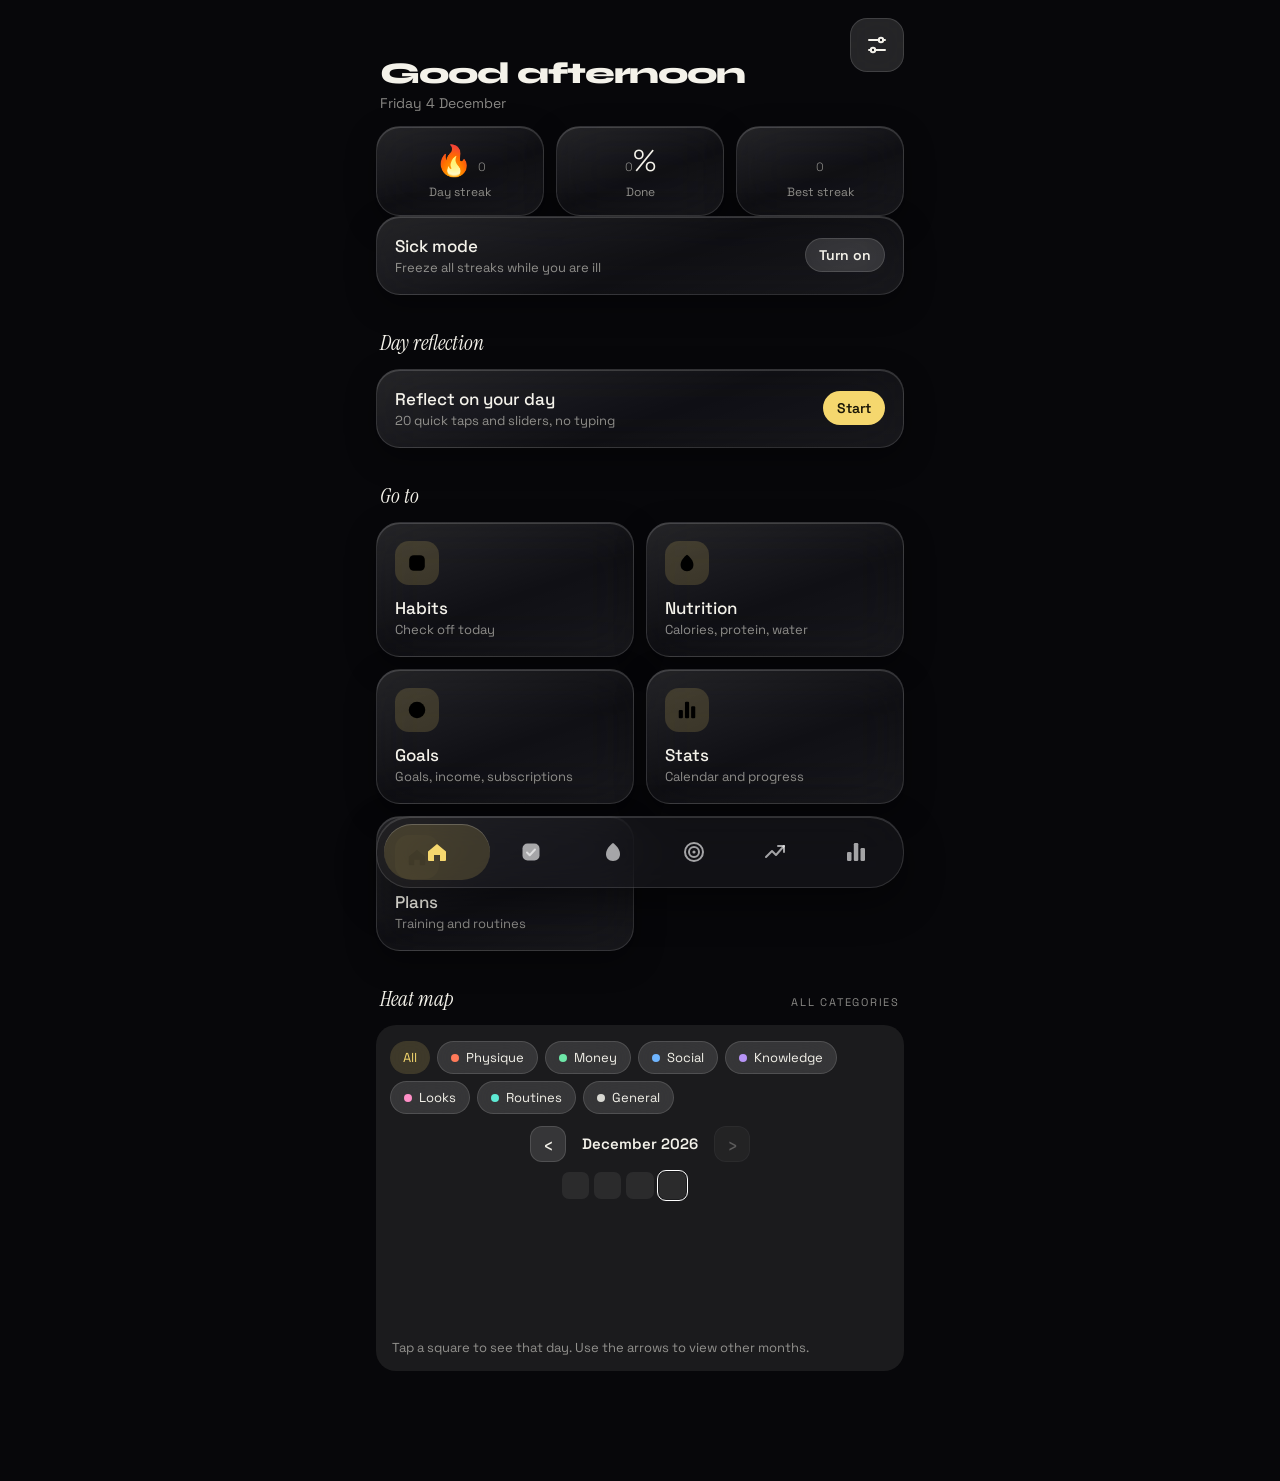
<file: index.html>
<!doctype html>
<html lang="en">
<head>
<meta charset="utf-8">
<meta name="viewport" content="width=device-width,initial-scale=1,viewport-fit=cover,user-scalable=no">
<meta name="theme-color" content="#0b0b0d">
<meta name="apple-mobile-web-app-capable" content="yes">
<meta name="mobile-web-app-capable" content="yes">
<meta name="apple-mobile-web-app-status-bar-style" content="black-translucent">
<meta name="apple-mobile-web-app-title" content="Ascend">
<link rel="manifest" href="manifest.webmanifest">
<link rel="apple-touch-icon" href="icons/icon-180.png">
<link rel="icon" href="icons/icon.svg">
<link rel="preconnect" href="https://fonts.googleapis.com"><link rel="preconnect" href="https://fonts.gstatic.com" crossorigin>
<link href="https://fonts.googleapis.com/css2?family=Instrument+Serif:ital@1&family=Space+Grotesk:wght@300;400;500;600&family=Syne:wght@800&display=swap" rel="stylesheet">
<link rel="stylesheet" href="style.css">
<title>Ascend</title>
</head>
<body>
<div id="bg"></div>
<main id="view"></main>
<nav id="tabs"></nav>
<div id="modal-root"></div>
<div id="lock-root"></div>
<canvas id="fx"></canvas>
<script src="app.js"></script>
</body>
</html>
</file>
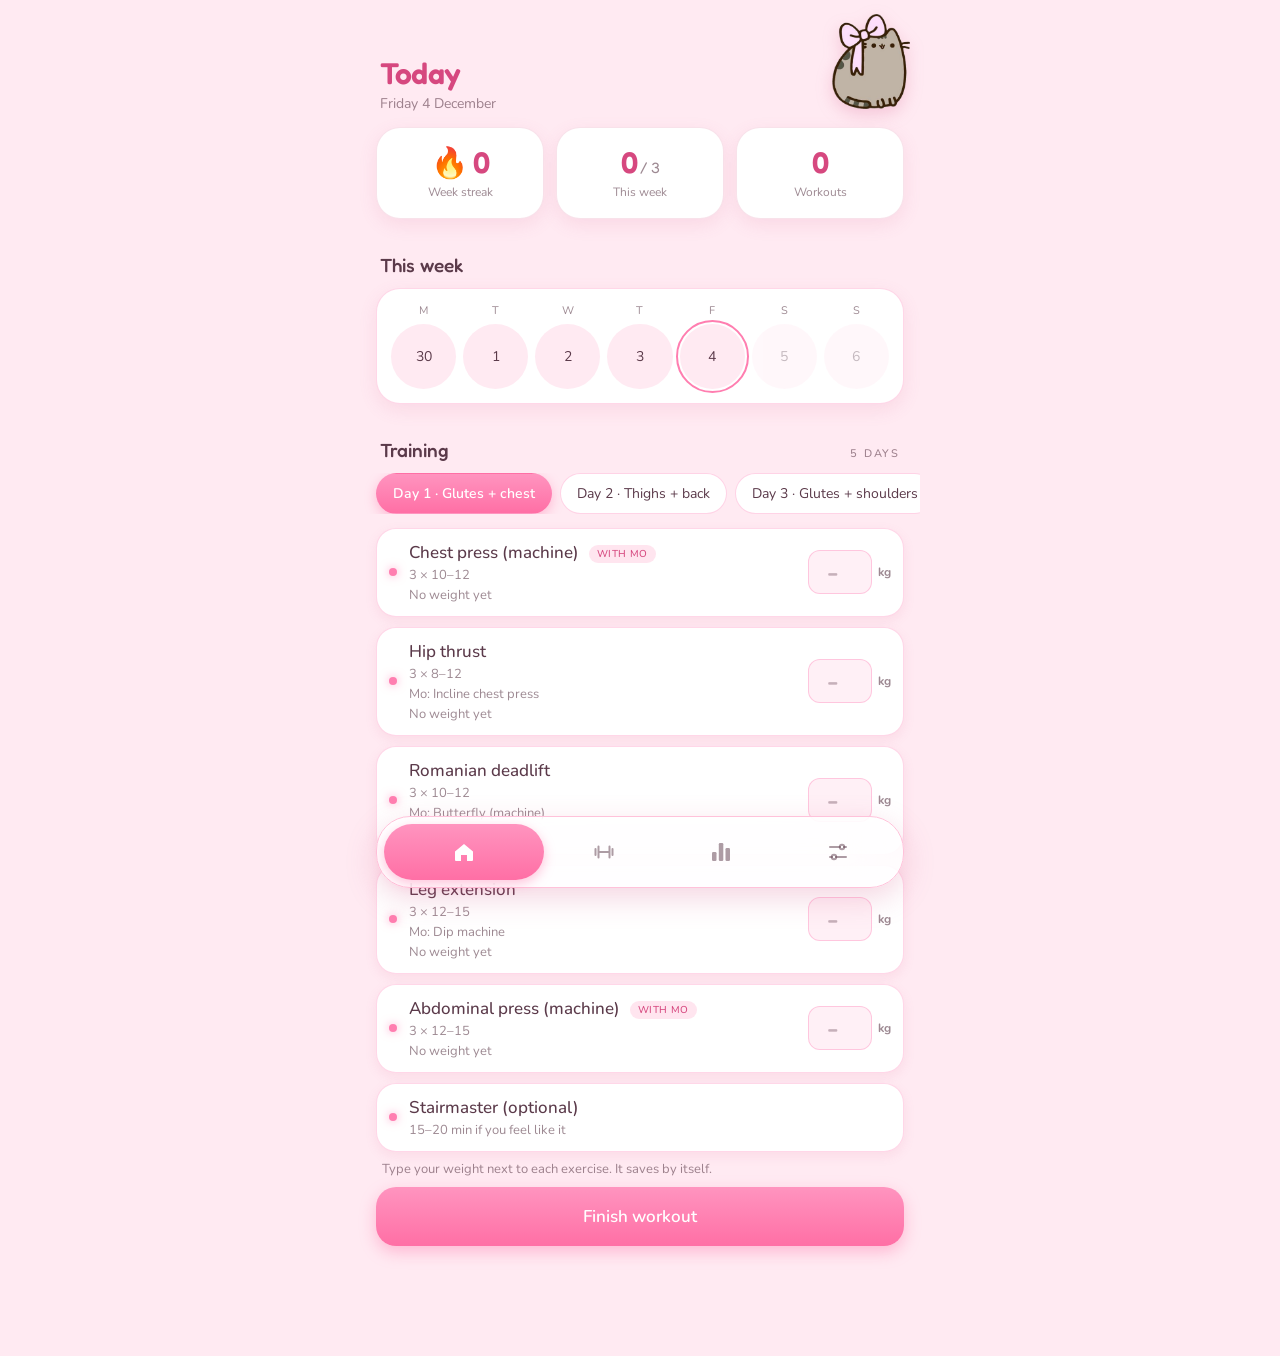
<file: gym/index.html>
<!doctype html>
<html lang="en">
<head>
<meta charset="utf-8">
<meta name="viewport" content="width=device-width,initial-scale=1,viewport-fit=cover,user-scalable=no">
<meta name="theme-color" content="#ffeaf2">
<meta name="apple-mobile-web-app-capable" content="yes">
<meta name="mobile-web-app-capable" content="yes">
<meta name="apple-mobile-web-app-status-bar-style" content="black-translucent">
<meta name="apple-mobile-web-app-title" content="Gym">
<link rel="manifest" href="manifest.webmanifest">
<link rel="apple-touch-icon" href="icons/icon-180.png">
<link rel="icon" href="icons/icon.svg">
<link rel="preconnect" href="https://fonts.googleapis.com"><link rel="preconnect" href="https://fonts.gstatic.com" crossorigin>
<link href="https://fonts.googleapis.com/css2?family=Fredoka:wght@400;500;600&family=Nunito:wght@400;600;700&display=swap" rel="stylesheet">
<link rel="stylesheet" href="style.css">
<title>Gym</title>
</head>
<body>
<div id="bg"></div>
<main id="view"></main>
<nav id="tabs"></nav>
<div id="modal-root"></div>
<div id="lock-root"></div>
<canvas id="fx"></canvas>
<script src="app.js"></script>
</body>
</html>
</file>
<file: style.css>
:root{
  --bg:#0b0b0d; --glass:rgba(255,255,255,.07); --glass-2:rgba(255,255,255,.11);
  --line:rgba(255,255,255,.14); --text:#f4f2ea; --dim:rgba(244,242,234,.55);
  --accent:#f5d76e; --accent-soft:rgba(245,215,110,.18); --ok:#4ade80; --rest:#7aa2c9; --sick:#b79cf0;
  --r:22px; --ease:cubic-bezier(.22,.9,.3,1);
}
*{box-sizing:border-box;-webkit-tap-highlight-color:transparent}
html,body{margin:0;height:100%;background:var(--bg);color:var(--text);font-family:-apple-system,BlinkMacSystemFont,"SF Pro Display","Helvetica Neue",sans-serif;overscroll-behavior:none}
#bg{position:fixed;inset:0;z-index:-1;background:
  radial-gradient(600px 400px at 85% -5%,rgba(245,215,110,.16),transparent 70%),
  radial-gradient(500px 500px at -10% 105%,rgba(122,162,201,.10),transparent 70%),var(--bg)}
main{padding:calc(env(safe-area-inset-top) + 18px) 16px calc(env(safe-area-inset-bottom) + 110px);max-width:560px;margin:0 auto}
@keyframes in{from{opacity:0;transform:translateY(10px)}to{opacity:1;transform:none}}
h1{font-size:30px;font-weight:700;letter-spacing:-.02em;margin:6px 4px 2px}
h2{font-size:13px;font-weight:600;letter-spacing:.08em;text-transform:uppercase;color:var(--dim);margin:26px 6px 10px}
.sub{color:var(--dim);margin:0 4px 14px;font-size:15px}
.glass{background:var(--glass);border:1px solid var(--line);border-radius:var(--r);backdrop-filter:blur(26px) saturate(160%);-webkit-backdrop-filter:blur(26px) saturate(160%);box-shadow:inset 0 1px 0 rgba(255,255,255,.12),0 10px 30px rgba(0,0,0,.35)}
.card{padding:16px;margin-bottom:12px;transition:transform .35s var(--ease),background .35s}
.row{display:flex;align-items:center;gap:12px}
.grow{flex:1;min-width:0}
.name{font-size:17px;font-weight:600;white-space:nowrap;overflow:hidden;text-overflow:ellipsis}
.meta{font-size:13px;color:var(--dim);margin-top:2px}
.chip{display:inline-block;font-size:11px;padding:3px 9px;border-radius:99px;background:var(--accent-soft);color:var(--accent);margin-right:6px;font-weight:600}
button{font:inherit;color:inherit;border:0;background:none;cursor:pointer}
.btn{padding:11px 18px;border-radius:99px;background:var(--glass-2);border:1px solid var(--line);font-weight:600;transition:transform .25s var(--ease),background .25s}
.btn:active{transform:scale(.95)}
.btn.primary{background:var(--accent);color:#1a1606;border-color:transparent}
.btn.danger{color:#ff8a8a}
.btn.small{padding:7px 13px;font-size:14px}
.check{width:44px;height:44px;border-radius:50%;border:2px solid var(--line);display:grid;place-items:center;flex:none;transition:all .4s var(--ease);font-size:20px;color:transparent}
.check.on{background:var(--accent);border-color:var(--accent);color:#1a1606;box-shadow:0 0 22px rgba(245,215,110,.45);transform:scale(1.04)}
.check.rest{background:rgba(122,162,201,.25);border-color:var(--rest);color:var(--rest)}
.stepper{display:flex;align-items:center;gap:8px}
.stepper button{width:34px;height:34px;border-radius:50%;background:var(--glass-2);border:1px solid var(--line);font-size:18px}
.stepper .val{min-width:78px;text-align:center;font-weight:600;cursor:pointer;font-variant-numeric:tabular-nums}
.bar{height:10px;border-radius:99px;background:rgba(255,255,255,.09);overflow:hidden}
.bar>i{display:block;height:100%;border-radius:99px;background:linear-gradient(90deg,var(--accent),#ffeaa0);transition:width .7s var(--ease)}
.bar.green>i{background:linear-gradient(90deg,#2fbf6a,var(--ok))}
.hero{display:flex;gap:12px}
.hero .glass{flex:1;padding:14px;text-align:center}
.hero b{display:block;font-size:26px;letter-spacing:-.02em}
.hero span{font-size:12px;color:var(--dim)}
#tabs{position:fixed;left:50%;transform:translateX(-50%);bottom:calc(env(safe-area-inset-bottom) + 12px);display:flex;gap:2px;padding:6px;border-radius:99px;background:rgba(30,30,34,.55);border:1px solid var(--line);backdrop-filter:blur(30px) saturate(180%);-webkit-backdrop-filter:blur(30px) saturate(180%);box-shadow:0 12px 40px rgba(0,0,0,.5),inset 0 1px 0 rgba(255,255,255,.14);z-index:20}
#tabs button{padding:9px 13px;border-radius:99px;font-size:11px;color:var(--dim);display:flex;flex-direction:column;align-items:center;gap:2px;transition:all .35s var(--ease)}
#tabs button .ic{font-size:19px;line-height:1}
#tabs button.on{background:var(--accent-soft);color:var(--accent)}
.cal-head{display:flex;align-items:center;justify-content:space-between;margin:6px 4px 12px}
.cal-head button{width:38px;height:38px;border-radius:50%;background:var(--glass-2);border:1px solid var(--line);font-size:18px}
.cal{display:grid;grid-template-columns:repeat(7,1fr);gap:7px;padding:14px}
.cal .dow{font-size:11px;color:var(--dim);text-align:center}
.day{aspect-ratio:1;border-radius:50%;display:grid;place-items:center;font-size:14px;font-variant-numeric:tabular-nums;transition:all .4s var(--ease);position:relative}
.day.today{outline:2px solid var(--accent);outline-offset:2px}
.day.complete{background:var(--ok);color:#06210f;font-weight:700;box-shadow:0 0 16px rgba(74,222,128,.65)}
.day.restonly{background:rgba(122,162,201,.35)}
.day.sel{transform:scale(1.15)}
.legend{display:flex;gap:14px;font-size:12px;color:var(--dim);margin:10px 6px;flex-wrap:wrap}
.legend i{display:inline-block;width:10px;height:10px;border-radius:50%;margin-right:5px;vertical-align:middle}
.heat{display:grid;grid-auto-flow:column;grid-template-rows:repeat(7,1fr);gap:3px;overflow-x:auto;padding:14px}
.heat i{width:11px;height:11px;border-radius:3px;background:rgba(255,255,255,.06)}
.bars{display:flex;align-items:flex-end;gap:8px;height:120px;padding:14px 14px 4px}
.bars div{flex:1;display:flex;flex-direction:column;justify-content:flex-end;align-items:center;height:100%;gap:6px}
.bars i{width:100%;border-radius:8px 8px 3px 3px;background:linear-gradient(180deg,var(--accent),rgba(245,215,110,.25));transition:height .8s var(--ease);min-height:3px}
.bars.blue i{background:linear-gradient(180deg,#7ec8ff,rgba(126,200,255,.25))}
.bars span{font-size:10px;color:var(--dim)}
.labels{display:flex;gap:8px;padding:0 14px 12px}
.labels span{flex:1;text-align:center;font-size:10px;color:var(--dim)}
#modal-root .scrim{position:fixed;inset:0;z-index:50;background:rgba(0,0,0,.55);backdrop-filter:blur(6px);display:flex;align-items:flex-end;justify-content:center;animation:fade .3s}
@keyframes fade{from{opacity:0}to{opacity:1}}
.sheet{width:100%;max-width:560px;max-height:88vh;overflow:auto;padding:20px 18px calc(env(safe-area-inset-bottom) + 22px);border-radius:28px 28px 0 0;background:rgba(24,24,28,.78);animation:up .45s var(--ease)}
@keyframes up{from{transform:translateY(60px);opacity:0}to{transform:none;opacity:1}}
.sheet h3{margin:0 0 14px;font-size:21px}
label{display:block;font-size:12px;color:var(--dim);margin:14px 4px 6px;letter-spacing:.05em;text-transform:uppercase}
input,select{width:100%;padding:13px 14px;border-radius:14px;border:1px solid var(--line);background:rgba(255,255,255,.07);color:var(--text);font:inherit;font-size:16px;outline:none}
input:focus,select:focus{border-color:var(--accent)}
.seg{display:flex;flex-wrap:wrap;gap:7px}
.seg button{padding:9px 13px;border-radius:99px;background:var(--glass);border:1px solid var(--line);font-size:14px;transition:all .25s}
.seg button.on{background:var(--accent);color:#1a1606;border-color:transparent;font-weight:600}
.actions{display:flex;gap:10px;margin-top:20px}
.actions .btn{flex:1;text-align:center}
.fab{position:fixed;right:18px;bottom:calc(env(safe-area-inset-bottom) + 92px);width:56px;height:56px;border-radius:50%;background:var(--accent);color:#1a1606;font-size:28px;box-shadow:0 8px 28px rgba(245,215,110,.4);z-index:15;transition:transform .3s var(--ease)}
.fab:active{transform:scale(.9)}
.empty{text-align:center;color:var(--dim);padding:28px 10px;font-size:15px}
.emoji-row{display:flex;gap:8px;justify-content:space-between}
.emoji-row button{flex:1;font-size:28px;padding:10px 0;border-radius:16px;background:var(--glass);border:1px solid var(--line);transition:all .25s var(--ease)}
.emoji-row button.on{background:var(--accent-soft);border-color:var(--accent);transform:scale(1.1)}
.abc{display:flex;flex-direction:column;gap:8px}
.abc button{text-align:left;padding:12px 14px;border-radius:14px;background:var(--glass);border:1px solid var(--line);transition:all .25s}
.abc button.on{background:var(--accent-soft);border-color:var(--accent)}
#lock-root .lock{position:fixed;inset:0;z-index:100;background:var(--bg);display:flex;flex-direction:column;align-items:center;justify-content:center;gap:26px}
.dots{display:flex;gap:14px}
.dots i{width:14px;height:14px;border-radius:50%;border:2px solid var(--dim);transition:all .25s}
.dots i.f{background:var(--accent);border-color:var(--accent);box-shadow:0 0 14px rgba(245,215,110,.6)}
.pad{display:grid;grid-template-columns:repeat(3,76px);gap:14px}
.pad button{height:76px;border-radius:50%;font-size:28px;background:var(--glass);border:1px solid var(--line)}
.pad button:active{background:var(--accent-soft)}
.shake{animation:shake .4s}
@keyframes shake{20%,60%{transform:translateX(-10px)}40%,80%{transform:translateX(10px)}}
#fx{position:fixed;inset:0;pointer-events:none;z-index:200;width:100%;height:100%}
.toast{position:fixed;left:50%;top:calc(env(safe-area-inset-top) + 16px);transform:translateX(-50%);padding:12px 20px;border-radius:99px;z-index:300;animation:toast 2.8s var(--ease) forwards;font-weight:600;white-space:nowrap}
@keyframes toast{0%{opacity:0;transform:translate(-50%,-20px)}12%,80%{opacity:1;transform:translate(-50%,0)}100%{opacity:0;transform:translate(-50%,-20px)}}
.water-ring{width:96px;height:96px;flex:none}
.water-ring circle{fill:none;stroke-width:9;stroke-linecap:round}
.cats{display:flex;flex-wrap:wrap;gap:7px;margin-bottom:12px}
.cats button{padding:7px 13px;border-radius:99px;font-size:13px;background:var(--glass);border:1px solid var(--line)}
.cats button.on{background:var(--accent-soft);color:var(--accent);border-color:var(--accent)}
.hint{font-size:13px;color:var(--dim);margin:8px 6px}

/* ===== v2 look: pure black, bold display type, serif labels, glass only where it floats ===== */
:root{--bg:#000;--card:#1b1b1d;--line:rgba(255,255,255,.08);--ok:#6ee7a8;--text:#f5f5f2;--dim:rgba(245,245,242,.45);
  --disp:"Syne","SF Pro Display",-apple-system,sans-serif;--serif:"Instrument Serif",Georgia,serif;--body:"Space Grotesk",-apple-system,sans-serif}
html,body{background:#000;font-family:var(--body)}
#bg{background:radial-gradient(520px 320px at 100% 0%,rgba(245,215,110,.07),transparent 70%),#000}
main{position:relative;padding-top:calc(env(safe-area-inset-top) + 28px)}
h1{font-family:var(--disp);font-weight:800;font-size:30px;letter-spacing:-.035em;margin:30px 4px 4px;padding-right:70px;line-height:1.05}
.sub{font-size:14px}
h2{font-family:var(--serif);font-style:italic;font-weight:400;font-size:21px;letter-spacing:0;text-transform:none;color:var(--text);margin:34px 4px 12px;display:flex;justify-content:space-between;align-items:baseline}
h2 span{font-family:var(--body);font-style:normal;font-size:11px;letter-spacing:.16em;text-transform:uppercase;color:var(--dim)}
.hbtn{position:absolute;top:calc(env(safe-area-inset-top) + 18px);right:16px;width:54px;height:54px;border-radius:17px;background:var(--card);display:grid;place-items:center;z-index:5;transition:transform .3s var(--ease)}
.hbtn:active{transform:scale(.92)}
.hbtn svg,#tabs svg{width:24px;height:24px;fill:currentColor;stroke:none}
.hbtn svg.o,#tabs svg.o,#tabs svg .o{fill:none;stroke:currentColor;stroke-width:2;stroke-linecap:round;stroke-linejoin:round}
#tabs svg .f{fill:currentColor;stroke:none}
.glass{background:var(--card);border:0;border-radius:20px;backdrop-filter:none;-webkit-backdrop-filter:none;box-shadow:none}
.card{padding:18px}
.name{font-weight:500}
.hero .glass,.hero .pill{background:var(--card);border-radius:20px}
.hero b,.mval,.gpct{font-weight:300;letter-spacing:-.03em}
.hero b{font-size:30px}
.pill{flex:1;padding:14px;text-align:center}
.pill b{display:block;font-size:22px;font-weight:300}.pill span{font-size:12px;color:var(--dim)}
.chip{background:rgba(255,255,255,.08);color:var(--text);font-weight:500;font-size:10px;letter-spacing:.08em;text-transform:uppercase}
.check.on{background:#fff;border-color:#fff;color:#000;box-shadow:none}
.check{border-radius:14px;width:46px;height:46px}
.btn{background:var(--card);border:0}.btn.primary{background:#fff;color:#000}
.fab{background:#fff;color:#000;border-radius:18px;box-shadow:0 8px 30px rgba(0,0,0,.6)}
.bar{height:4px;background:rgba(255,255,255,.1)}.bar>i{background:#fff}.bar.green>i{background:var(--ok)}
.seg button,.cats button{background:var(--card);border:0}
.seg button.on{background:#fff;color:#000}
.cats button.on{background:rgba(255,255,255,.14);color:#fff;border:0}
/* floating glass tab bar */
#tabs{width:calc(100% - 32px);max-width:528px;justify-content:space-between;padding:7px;border-radius:34px;background:rgba(28,28,30,.62);border:1px solid rgba(255,255,255,.1);backdrop-filter:blur(28px) saturate(190%);-webkit-backdrop-filter:blur(28px) saturate(190%);box-shadow:inset 0 1px 0 rgba(255,255,255,.16),inset 0 -1px 0 rgba(255,255,255,.04),0 16px 44px rgba(0,0,0,.65)}
#tabs button{flex:1;height:56px;border-radius:28px;flex-direction:row;justify-content:center;color:rgba(255,255,255,.62);transition:background .4s var(--ease),color .3s,flex .4s var(--ease)}
#tabs button.on{background:rgba(255,255,255,.16);color:#fff;box-shadow:inset 0 1px 0 rgba(255,255,255,.2);flex:1.5}
.sheet{background:rgba(24,24,26,.72);backdrop-filter:blur(30px) saturate(180%);-webkit-backdrop-filter:blur(30px) saturate(180%);border-top:1px solid rgba(255,255,255,.12)}
input,select{background:rgba(255,255,255,.07);border:0;border-radius:14px}
label{font-family:var(--serif);font-style:italic;text-transform:none;letter-spacing:0;font-size:15px;color:var(--text)}
.empty{background:var(--card);border-radius:20px}
/* goals */
.goalcard{display:flex;gap:14px;background:var(--card);border-radius:20px;padding:18px;margin-bottom:12px;position:relative;align-items:flex-start}
.gtitle{font-size:17px;font-weight:500;text-transform:uppercase;letter-spacing:.01em;line-height:1.2}
.gpct{font-size:30px;margin-top:10px}.gpct small{font-size:13px;color:var(--dim);letter-spacing:0}
.gside{text-align:right;font-size:13px;display:flex;flex-direction:column;align-items:flex-end;gap:2px}
.gside b{font-size:20px;font-weight:500}.gside small{color:var(--dim)}
.gbtns{position:absolute;right:-6px;bottom:-14px;display:flex;gap:8px}
.sq{width:50px;height:50px;border-radius:16px;background:#2a2a2d;font-size:22px;color:#fff;transition:transform .25s var(--ease)}
.sq.on{background:#fff;color:#000;box-shadow:0 8px 24px rgba(0,0,0,.55)}.sq:active{transform:scale(.9)}
.gcheck{position:absolute;right:-6px;bottom:-14px}
.goalcard{margin-bottom:26px}
/* income */
.metric{margin:26px 4px 0}
.mhead{display:flex;justify-content:space-between;align-items:baseline}
.mhead em{font-family:var(--serif);font-size:24px}
.mhead span,.axis span{font-size:11px;letter-spacing:.18em;color:var(--dim)}
.mval{font-size:68px;line-height:1.1;margin-top:10px;display:flex;align-items:baseline}
.mval small{font-size:24px;color:var(--dim);margin-right:6px}
.mgoal{font-size:15px;letter-spacing:0;margin-left:14px;color:var(--dim);font-weight:400}
.chart{width:calc(100% + 32px);margin:18px -16px 0;height:170px;display:block;overflow:visible}
.draw{stroke-dasharray:1200;stroke-dashoffset:1200;animation:draw 1.4s var(--ease) forwards}
@keyframes draw{to{stroke-dashoffset:0}}
.axis{display:flex;justify-content:space-between;margin:6px 0 16px}
.flat{background:var(--card);border-radius:20px;margin-bottom:10px}
.amt{font-weight:300;font-size:22px;letter-spacing:-.02em}
/* consistency grid */
.cons{display:grid;grid-template-columns:repeat(10,1fr);gap:7px}
.cons i{aspect-ratio:1;border-radius:9px;background:#141416}
.heat{background:var(--card)}.bars{background:none}
.glass:has(>.bars){background:var(--card)}
.cal{background:var(--card)}
.day{border-radius:12px}.day.today{outline:1.5px solid #fff}
.stepper button{background:#2a2a2d;border:0;border-radius:12px}
.bar.red>i{background:#ff6b6b}
.heatwrap{background:var(--card);border-radius:20px;padding:16px 0 14px}
.heatwrap .cats{padding:0 14px;margin-bottom:12px}
.dot{display:inline-block;width:8px;height:8px;border-radius:50%;margin-right:7px}
.heatscroll{overflow-x:auto;padding:0 14px;scrollbar-width:none}
.heatscroll::-webkit-scrollbar{display:none}
.heatgrid{display:grid;grid-auto-flow:column;grid-template-rows:repeat(7,18px);grid-auto-columns:18px;gap:5px;width:max-content}
.heatgrid i{width:18px;height:18px;border-radius:6px;background:rgba(255,255,255,.07);transition:transform .3s var(--ease)}
.heatgrid i.fut{background:transparent}
.heatgrid i.tdy{outline:1.5px solid #fff;outline-offset:1px}
.heatgrid i:active{transform:scale(1.4)}
.heatinfo{padding:12px 16px 0;font-size:13px;color:var(--dim);min-height:30px}
textarea{width:100%;padding:13px 14px;border-radius:14px;border:0;background:rgba(255,255,255,.07);color:var(--text);font:inherit;font-size:16px;outline:none;resize:vertical}
.tiles{display:grid;grid-template-columns:1fr 1fr;gap:12px}
.tile{position:relative;border-radius:22px;padding:14px;min-height:132px;display:flex;flex-direction:column;justify-content:space-between;gap:10px;
  background:linear-gradient(150deg,color-mix(in srgb,var(--c) 26%,#1b1b1d) 0%,#1b1b1d 75%);box-shadow:inset 0 1px 0 rgba(255,255,255,.08);transition:transform .35s var(--ease),background .5s,box-shadow .5s}
.tile.done{background:linear-gradient(150deg,color-mix(in srgb,var(--c) 55%,#1b1b1d) 0%,color-mix(in srgb,var(--c) 18%,#1b1b1d) 100%);box-shadow:inset 0 1px 0 rgba(255,255,255,.18),0 0 28px color-mix(in srgb,var(--c) 28%,transparent)}
.tile:active{transform:scale(.98)}
.ttop{display:flex;justify-content:space-between;align-items:flex-start}
.ticon{width:40px;height:40px;border-radius:13px;background:var(--c);display:grid;place-items:center}
.ticon svg{width:22px;height:22px;fill:none;stroke:#0b0b0d;stroke-width:2;stroke-linecap:round;stroke-linejoin:round}
.ticon.big{width:52px;height:52px;border-radius:17px}.ticon.big svg{width:28px;height:28px}
.tcheck{width:40px;height:40px;border-radius:13px;background:rgba(0,0,0,.35);border:1.5px solid rgba(255,255,255,.18);font-size:19px;color:rgba(255,255,255,.35);transition:all .4s var(--ease)}
.tcheck.on{background:#fff;border-color:#fff;color:#000;transform:scale(1.06)}
.tcheck.rest{background:rgba(122,162,201,.3);color:var(--rest);border-color:var(--rest)}
.tcheck.over{border-color:#ff6b6b;color:#ff8a8a}
.tbody{cursor:pointer}
.tname{font-size:17px;font-weight:600;line-height:1.15;letter-spacing:-.01em;word-break:break-word}
.tmeta{font-size:12px;color:rgba(255,255,255,.55);margin-top:3px}
.tnum .stepper{justify-content:space-between}
.tnum .stepper button{width:30px;height:30px;border-radius:10px;background:rgba(0,0,0,.35);font-size:17px}
.tnum .val{min-width:0;font-size:15px;flex:1;text-align:center}.tnum .val small{font-size:11px;color:rgba(255,255,255,.5);font-weight:400}
.dhead{display:flex;gap:14px;align-items:center;margin-bottom:14px}
.desc{white-space:pre-wrap;background:rgba(255,255,255,.06);border-radius:16px;padding:14px;font-size:15px;line-height:1.5}
.desc.dim{color:var(--dim)}
.facts{display:grid;grid-template-columns:1fr 1fr;gap:10px;margin-top:14px}
.facts div{background:rgba(255,255,255,.05);border-radius:14px;padding:11px 12px}
.facts span{display:block;font-size:11px;color:var(--dim);margin-bottom:3px}.facts b{font-weight:500;font-size:14px}
.spark{width:100%;height:54px;display:block;margin-top:10px}
.mrow{display:grid;grid-template-columns:96px 1fr 30px 64px;gap:10px;align-items:center;margin:9px 0;font-size:14px}
.mrow b{font-weight:500;text-align:right}.mrow em{font-style:normal;font-size:12px;color:var(--dim)}
.up,.mrow em.up{color:var(--ok)}.down,.mrow em.down{color:#ff8a8a}
.insight{font-size:15px;line-height:1.45;border-left:3px solid rgba(255,255,255,.2)}
.insight.pos{border-left-color:var(--ok)}.insight.neg{border-left-color:#ff8a8a}
.sl{padding:10px 2px 4px}
.slval{text-align:center;font-size:52px;font-weight:300;letter-spacing:-.03em;margin-bottom:14px;min-height:62px;line-height:62px}
.slval:empty{display:none}
input[type=range]{-webkit-appearance:none;appearance:none;width:100%;height:14px;padding:0;border-radius:99px;border:0;outline:none;
  background:linear-gradient(90deg,var(--accent) var(--p,50%),rgba(255,255,255,.12) var(--p,50%))}
input[type=range].untouched{background:rgba(255,255,255,.12)}
input[type=range]::-webkit-slider-thumb{-webkit-appearance:none;width:34px;height:34px;border-radius:50%;background:rgba(255,255,255,.92);border:1px solid rgba(255,255,255,.6);box-shadow:0 4px 18px rgba(0,0,0,.5),inset 0 1px 0 #fff}
input[type=range]::-moz-range-thumb{width:34px;height:34px;border-radius:50%;background:#fff;border:0}
.sllab{display:flex;justify-content:space-between;font-size:12px;color:var(--dim);margin-top:12px}
.mrow.cat{grid-template-columns:104px 1fr 30px 56px}
.mrow.cat span{display:flex;align-items:center}
.mrow .bar{height:6px}
details summary{margin-top:14px;font-size:13px;color:var(--dim);cursor:pointer;list-style:none}
details[open] summary{color:var(--text)}

/* ===== final polish ===== */
html{-webkit-text-size-adjust:100%}
body{-webkit-touch-callout:none;-webkit-user-select:none;user-select:none;touch-action:manipulation;overscroll-behavior-y:none}
input,textarea{-webkit-user-select:text;user-select:text}
button{touch-action:manipulation}
/* entrance: only when switching tabs, children rise in one after another */
@keyframes rise{from{opacity:0;transform:translateY(16px) scale(.985)}to{opacity:1;transform:none}}
main.enter>*{animation:rise .6s var(--ease) both;animation-delay:calc(var(--i,0)*55ms)}
main.enter .tile,main.enter .goalcard,main.enter .card.flat{animation:rise .55s var(--ease) both;animation-delay:calc(160ms + var(--j,0)*60ms)}
main.enter>.hbtn{animation:none}
/* completing a habit: a quick springy pop and a soft glow pulse */
@keyframes pop{0%{transform:scale(1)}35%{transform:scale(1.045)}70%{transform:scale(.99)}100%{transform:scale(1)}}
@keyframes glow{0%{box-shadow:0 0 0 0 color-mix(in srgb,var(--c) 55%,transparent)}100%{box-shadow:0 0 0 22px transparent}}
.tile.pop{animation:pop .5s var(--ease),glow .8s ease-out}
.tile.pop .tcheck{animation:pop .5s var(--ease)}
.tile.future{opacity:.55}
.day.fut{opacity:.35}
button:active{transition-duration:.1s}
.btn,.sq,.tcheck,.stepper button,.seg button,.cats button{transition:transform .25s var(--ease),background .3s,color .3s,opacity .3s}
.btn:active,.sq:active,.tcheck:active,.stepper button:active,.seg button:active,.cats button:active{transform:scale(.93)}
.tile{will-change:transform}
/* sheets */
.grab{width:42px;height:5px;border-radius:99px;background:rgba(255,255,255,.22);margin:-8px auto 16px;touch-action:none}
.sheet{animation:up .5s var(--ease)}
.seg.tpl{flex-wrap:nowrap;overflow-x:auto;scrollbar-width:none;margin:0 -18px;padding:0 18px}
.seg.tpl::-webkit-scrollbar{display:none}
.seg.tpl button{white-space:nowrap;flex:none}
.gdesc{font-size:13px;color:var(--dim);margin-top:8px;display:-webkit-box;-webkit-line-clamp:2;-webkit-box-orient:vertical;overflow:hidden}
.toast{background:rgba(34,34,38,.82);backdrop-filter:blur(24px) saturate(180%);-webkit-backdrop-filter:blur(24px) saturate(180%);border:1px solid rgba(255,255,255,.12);box-shadow:0 12px 36px rgba(0,0,0,.5)}
.hint{line-height:1.45}
.card.flat{cursor:pointer;transition:transform .3s var(--ease)}.card.flat:active{transform:scale(.985)}
.scrim{transition:opacity .3s}
@media (prefers-reduced-motion:reduce){main.enter>*,main.enter .tile,main.enter .goalcard,.tile.pop{animation:none!important}}

/* ===== water glass ===== */
.wcirc{position:relative;width:104px;height:104px;flex:none;border-radius:50%;overflow:hidden;background:rgba(126,200,255,.07);border:1.5px solid rgba(126,200,255,.35);box-shadow:inset 0 0 22px rgba(126,200,255,.12),0 0 0 0 transparent;transition:border-color .6s,box-shadow .6s}
.wcirc.full{border-color:rgba(110,231,168,.7);box-shadow:inset 0 0 22px rgba(110,231,168,.2),0 0 26px rgba(110,231,168,.25)}
.wfill{position:absolute;left:0;right:0;bottom:0;height:0;background:linear-gradient(180deg,#7ec8ff 0%,#3d8fd6 100%);transition:height 1.4s cubic-bezier(.22,.9,.3,1),background .6s}
.wcirc.full .wfill{background:linear-gradient(180deg,#6ee7a8 0%,#2fa874 100%)}
.wave{position:absolute;left:0;top:-11px;width:200%;height:12px;fill:#7ec8ff;animation:wave 3.2s linear infinite;transition:fill .6s}
.wave.w2{top:-9px;opacity:.55;animation-duration:5s;animation-direction:reverse}
.wcirc.full .wave{fill:#6ee7a8}
@keyframes wave{to{transform:translateX(-50%)}}
.wpct{position:absolute;inset:0;display:grid;place-items:center;font-size:22px;font-weight:500;letter-spacing:-.02em;text-shadow:0 1px 8px rgba(0,0,0,.45);z-index:3}
.bub{position:absolute;bottom:-8px;width:6px;height:6px;border-radius:50%;background:rgba(255,255,255,.55);z-index:2;animation:bub 4.5s ease-in infinite}
.bub.b1{left:28%;animation-delay:0s}.bub.b2{left:55%;width:4px;height:4px;animation-delay:1.6s}.bub.b3{left:72%;width:5px;height:5px;animation-delay:3s}
@keyframes bub{0%{transform:translateY(0);opacity:0}15%{opacity:.8}100%{transform:translateY(-92px);opacity:0}}
.wdrop{position:absolute;left:50%;top:-14px;width:10px;height:14px;margin-left:-5px;border-radius:50% 50% 50% 50%/60% 60% 40% 40%;background:#bfe3ff;z-index:4;animation:drop .7s cubic-bezier(.5,0,.9,.6) forwards}
@keyframes drop{0%{transform:translateY(0) scaleY(1.3);opacity:0}15%{opacity:1}100%{transform:translateY(58px) scaleY(1);opacity:.9}}
.wsplash{position:absolute;left:50%;top:50%;width:20px;height:20px;margin:-10px 0 0 -10px;border-radius:50%;border:2px solid rgba(255,255,255,.7);z-index:4;opacity:0;animation:splash .9s .55s ease-out forwards}
@keyframes splash{0%{transform:scale(.2);opacity:.9}100%{transform:scale(4.6);opacity:0}}
@media (prefers-reduced-motion:reduce){.wave,.bub,.wdrop,.wsplash{animation:none!important}}

/* weekly habits */
.wkrow{font-size:15px;font-weight:600}.wkrow small{font-size:11px;font-weight:400;color:rgba(255,255,255,.55)}
.wdots{display:flex;gap:5px;margin-top:8px}
.wdots i{flex:1;height:8px;border-radius:99px;background:rgba(255,255,255,.12);transition:background .4s,transform .3s}
.wdots i.on{background:var(--c);box-shadow:0 0 10px color-mix(in srgb,var(--c) 55%,transparent)}
.wdots i.tdy{outline:1.5px solid rgba(255,255,255,.6);outline-offset:1px}

/* gallery */
.photo{padding:0;overflow:hidden}
.pimg{position:relative;aspect-ratio:1408/768;background:#0e0e10;overflow:hidden}
.pimg img{width:100%;height:100%;object-fit:cover;display:block;transition:transform .6s var(--ease)}
.photo:active .pimg img{transform:scale(1.03)}
.pimg::after{content:"";position:absolute;inset:0;background:linear-gradient(180deg,transparent 60%,rgba(0,0,0,.35));pointer-events:none}
.pimg .chip{position:absolute;top:12px;left:12px;z-index:1;margin:0;background:rgba(0,0,0,.55);backdrop-filter:blur(12px);-webkit-backdrop-filter:blur(12px)}
.pcap{padding:14px 16px 16px}
.pthumbs{display:flex}
.pthumbs img{width:44px;height:30px;object-fit:cover;border-radius:8px;border:2px solid var(--card);margin-left:-14px;box-shadow:0 2px 8px rgba(0,0,0,.5)}
.pthumbs img:first-child{margin-left:0}
.lightbox{position:fixed;inset:0;z-index:60;background:rgba(0,0,0,.88);backdrop-filter:blur(20px) saturate(160%);-webkit-backdrop-filter:blur(20px) saturate(160%);display:flex;flex-direction:column;animation:fade .3s;overflow-x:hidden}
.lbbar{display:flex;align-items:center;gap:12px;padding:calc(env(safe-area-inset-top) + 14px) 16px 10px}
.hbtn2{width:46px;height:46px;border-radius:15px;background:var(--card);display:grid;place-items:center;flex:none}
.hbtn2 svg{width:22px;height:22px;fill:none;stroke:currentColor;stroke-width:2;stroke-linecap:round}
.lbscroll{flex:1;overflow-y:auto;overflow-x:hidden;-webkit-overflow-scrolling:touch;display:block;padding:6px 16px calc(env(safe-area-inset-bottom) + 20px);min-width:0;max-width:100vw;box-sizing:border-box}
.lbscroll > *{max-width:100%;min-width:0;box-sizing:border-box}
.lbscroll img{width:100%;flex:none;border-radius:16px;margin:auto 0;box-shadow:0 20px 50px rgba(0,0,0,.6);transition:width .45s var(--ease);animation:rise .55s var(--ease) both}
.lbscroll img.zoom{width:260%;max-width:none;margin:0}

/* ===== v3 look: Liquid Glass, dark, soft yellow accent (applies to every screen) ===== */
:root{--glass:rgba(255,255,255,.075);--glass-2:rgba(255,255,255,.12);--line:rgba(255,255,255,.13);
  --accent:#f5d76e;--accent-soft:rgba(245,215,110,.16);--text:#f4f2ea;--dim:rgba(244,242,234,.55)}
html,body{background:#07070a}
#bg{background:radial-gradient(620px 420px at 88% -6%,rgba(245,215,110,.17),transparent 70%),
  radial-gradient(520px 520px at -12% 104%,rgba(122,162,201,.12),transparent 70%),#07070a}
.glass,.hero .glass,.hero .pill,.card{
  background:linear-gradient(160deg,rgba(255,255,255,.12),rgba(255,255,255,.04) 55%,rgba(255,255,255,.07));
  border:1px solid var(--line);border-radius:24px;
  backdrop-filter:blur(26px) saturate(170%);-webkit-backdrop-filter:blur(26px) saturate(170%);
  box-shadow:inset 0 1px 0 rgba(255,255,255,.16),0 10px 30px rgba(0,0,0,.35)}
h1{font-family:var(--disp);font-weight:800;color:var(--text)}
h2{font-family:var(--serif);font-style:italic;color:var(--text)}
h2 span{color:var(--dim)}
.btn,.seg button,.cats button,.hbtn{background:var(--glass-2);border:1px solid var(--line);
  backdrop-filter:blur(18px);-webkit-backdrop-filter:blur(18px)}
.btn.primary,.seg button.on,.cats button.on{background:var(--accent);color:#1a1606;border-color:transparent}
.cats button.on{background:var(--accent-soft);color:var(--accent);border-color:var(--accent)}
.fab,.check.on{background:var(--accent);color:#1a1606;border-color:transparent;box-shadow:0 0 22px rgba(245,215,110,.4)}
.bar{background:rgba(255,255,255,.09)}.bar>i{background:linear-gradient(90deg,var(--accent),#ffeaa0)}
.bar.green>i{background:linear-gradient(90deg,#2fbf6a,var(--ok))}
input,select{background:rgba(255,255,255,.07);border:1px solid var(--line)}
#tabs{background:rgba(28,28,32,.5);border:1px solid var(--line);
  backdrop-filter:blur(28px) saturate(180%);-webkit-backdrop-filter:blur(28px) saturate(180%);
  box-shadow:inset 0 1px 0 rgba(255,255,255,.14),0 14px 40px rgba(0,0,0,.45)}
#tabs button.on{background:var(--accent-soft);color:var(--accent)}
.scrim{background:rgba(0,0,0,.5)}
.sheet{background:linear-gradient(180deg,rgba(40,40,46,.86),rgba(20,20,24,.9));backdrop-filter:blur(30px);-webkit-backdrop-filter:blur(30px)}

/* home quick tiles */
.qgrid{display:grid;grid-template-columns:1fr 1fr;gap:12px;margin-bottom:8px}
.qtile{padding:18px;cursor:pointer;transition:transform .3s var(--ease)}
.qtile:active{transform:scale(.96)}
.qtile .qic{display:grid;place-items:center;width:44px;height:44px;border-radius:14px;background:var(--accent-soft);color:var(--accent);margin-bottom:12px}
.qtile .qic svg{width:22px;height:22px}
.qtile .name{white-space:normal}

/* folds: categories, stats and calendar open on tap */
details.fold{background:linear-gradient(160deg,rgba(255,255,255,.12),rgba(255,255,255,.04));border:1px solid var(--line);border-radius:22px;margin:0 0 12px;padding:4px 16px;backdrop-filter:blur(24px);-webkit-backdrop-filter:blur(24px);box-shadow:inset 0 1px 0 rgba(255,255,255,.14)}
details.fold>summary{list-style:none;cursor:pointer;display:flex;justify-content:space-between;align-items:center;padding:12px 0;font-family:var(--serif);font-style:italic;font-size:19px;color:var(--text)}
details.fold>summary::-webkit-details-marker{display:none}
details.fold>summary::after{content:'+';font-family:var(--body);font-style:normal;font-size:20px;color:var(--accent);transition:transform .3s var(--ease)}
details.fold[open]>summary::after{content:'−'}
details.fold>summary span{font-family:var(--body);font-style:normal;font-size:11px;letter-spacing:.12em;text-transform:uppercase;color:var(--dim)}
details.fold>*:not(summary){padding-bottom:12px}

/* motion: screens rise in, one element after another */
@keyframes rise{from{opacity:0;transform:translateY(14px) scale(.98)}to{opacity:1;transform:none}}
.enter>*{animation:rise .5s var(--ease) both;animation-delay:calc(var(--i,0) * 40ms)}
.enter .qtile,.enter details.fold{animation:rise .55s var(--ease) both;animation-delay:calc(var(--j,0) * 50ms + 120ms)}
.qtile:hover{transform:translateY(-2px)}

/* folds: the plus turns into a cross, and the card glides */
details.fold>summary::after{content:'+';transition:transform .35s var(--ease)}
details.fold[open]>summary::after{content:'+';transform:rotate(45deg)}
details.fold{transition:background .35s,box-shadow .35s}
details.fold>summary{transition:opacity .25s}
details.fold>summary:active{opacity:.6}
.btn,.sq,.seg button,.cats button,.qtile{transition:transform .25s var(--ease),background .3s,color .3s,border-color .3s}
.btn:active,.sq:active,.seg button:active,.cats button:active{transform:scale(.94)}
/* plans: anatomy figures and step cards, no sideways scrolling */
.figs{display:flex;justify-content:center;gap:10px;margin:8px 0 4px}
.anat{width:46%;max-width:170px;height:auto}
.anat .skin{fill:#1c1c21;stroke:rgba(255,255,255,.12);stroke-width:1}
.anat path:not(.skin){fill:rgba(255,255,255,.10)}
.anat path.hot{fill:url(#hotgrad);filter:drop-shadow(0 0 4px rgba(255,96,64,.55))}
.anat .hot{animation:pulse 2.4s ease-in-out infinite}
@keyframes pulse{50%{filter:drop-shadow(0 0 9px rgba(255,96,64,.85))}}
.stepgrid{display:grid;grid-template-columns:1fr 1fr;gap:10px;margin-bottom:12px}
.stepcard{background:linear-gradient(160deg,rgba(255,255,255,.12),rgba(255,255,255,.04));border:1px solid var(--line);border-radius:18px;padding:14px;min-height:84px;backdrop-filter:blur(20px)}
.stepnum{display:inline-grid;place-items:center;width:26px;height:26px;border-radius:99px;background:var(--accent);color:#1a1606;font-weight:700;font-size:13px;margin-bottom:8px}
.stepcard .name{white-space:normal;font-size:15px}

/* no sideways scrolling: the year heat map fits the width */
.heatscroll{overflow:visible;padding:0}
.heatgrid{grid-auto-columns:1fr;grid-template-columns:none;width:100%;gap:5px;grid-template-rows:repeat(7,1fr)}
.heatgrid i{width:auto;height:auto;aspect-ratio:1;border-radius:7px}

/* training days, styled like the reference: figure on top, rows of exercises below */
.daycard .figs{margin:6px 0 10px}
.exlist{display:flex;flex-direction:column;gap:8px;margin-bottom:6px}
.exrow{display:flex;align-items:center;gap:12px;padding:12px 12px;border-radius:16px;background:var(--glass-2);border:1px solid var(--line)}
.exdot{width:8px;height:8px;border-radius:50%;background:#ff5a4a;box-shadow:0 0 10px rgba(255,90,74,.8);flex:none}
.exgo{width:32px;height:32px;border-radius:11px;background:var(--accent-soft);color:var(--accent);display:grid;place-items:center;font-size:20px;flex:none}

/* evening routine as a mind map: hub in the middle, branches alternate left and right */
.figs{max-width:100%;overflow:hidden}
.anat{max-width:45%;height:auto;min-width:0}
.mind{position:relative;padding:4px 0 8px}
.mhub{margin:0 auto 18px;max-width:70%;text-align:center;padding:16px 14px;border-radius:99px;background:linear-gradient(160deg,rgba(255,214,102,.35),rgba(255,214,102,.08));border:1px solid rgba(255,214,102,.5);box-shadow:0 0 30px rgba(255,214,102,.25);display:flex;flex-direction:column;gap:2px}
.mhub-t{font-family:'Syne',sans-serif;font-weight:800;font-size:17px}
.mtree{position:relative;display:flex;flex-direction:column;gap:12px;padding:0 0 4px}
.mtree::before{content:"";position:absolute;left:50%;top:0;bottom:0;width:2px;transform:translateX(-1px);background:linear-gradient(var(--accent),transparent);opacity:.6}
.mnode{position:relative;width:calc(50% - 14px);display:flex;gap:10px;align-items:flex-start;padding:12px;border-radius:18px;background:var(--glass-2);border:1px solid var(--line);backdrop-filter:blur(20px);box-sizing:border-box;animation:rise .5s var(--ease) both}
.mnode.l{align-self:flex-start;margin-right:auto}
.mnode.r{align-self:flex-end;margin-left:auto}
.mnode.alt{border-color:rgba(255,90,74,.45)}
.mnode .name{white-space:normal;font-size:14px;line-height:1.3}
.mnode .meta{margin-top:3px;font-size:12px}
.mnode .stepnum{margin-bottom:0;flex:none}
.mnode > div{min-width:0}

/* full-year heat map: stacked blocks of 13 weeks, bigger squares, no sideways scrolling */
.heatblock{margin:0 0 14px}
.heatblock:last-child{margin-bottom:0}
.heatlab{font-size:12px;color:var(--muted,#8a8a93);margin:0 0 6px}
.heatblock .heatgrid{grid-template-rows:repeat(7,1fr);gap:5px;width:100%}
.heatblock .heatgrid i{width:100%;aspect-ratio:1;border-radius:7px}

/* heat map shows one month at a time, with arrows to move between months */
.heatmonth{max-width:220px;margin:0 auto;overflow:visible;padding:0}
.heatnav{display:flex;align-items:center;justify-content:space-between;gap:8px;margin:0 0 10px}
.heatnav b{font-size:15px;font-weight:600}
.heatnav button{width:36px;height:36px;border-radius:12px;background:var(--glass-2);border:1px solid var(--line);font-size:20px;line-height:1;color:inherit}
.heatnav button:disabled{opacity:.3}
.heatmonth .heatgrid{display:grid;grid-template-columns:repeat(7,minmax(0,1fr));grid-template-rows:none;grid-auto-flow:row;grid-auto-columns:auto;gap:5px;width:100%}
.heatmonth .heatgrid i{width:auto;height:auto;aspect-ratio:1;border-radius:7px;background:rgba(255,255,255,.07)}
.heatmonth .heatgrid i.fut{background:transparent}
.heatmonth .heatgrid i.pad{background:transparent}

/* habits grouped by category, with room before the plans fold */
.hgroup{margin-bottom:22px}
.hghead{display:flex;align-items:center;gap:8px;font-size:13px;font-weight:600;letter-spacing:.04em;text-transform:uppercase;color:var(--muted,#8a8a93);margin:0 2px 10px}
.hghead span{margin-left:auto;font-weight:500}
.plansfold{margin-top:36px}

/* goals: ring instead of bar */
.g2{display:flex;flex-direction:column;gap:12px;padding:16px;border-radius:22px;background:var(--glass-2);border:1px solid var(--line);margin-bottom:14px}
.g2top{display:flex;align-items:center;gap:14px}
.g2ring{position:relative;width:68px;height:68px;flex:none;display:grid;place-items:center}
.g2ring b{position:absolute;font-size:14px;font-weight:700}
.gring{width:68px;height:68px;transform:rotate(-90deg)}
.gring circle{fill:none;stroke-width:6;stroke-linecap:round}
.gring-bg{stroke:rgba(255,255,255,.08)}
.gring-fg{transition:stroke-dashoffset .6s var(--ease)}
.g2 .gtitle{font-size:17px;font-weight:600}
.g2status{font-size:13px;margin-top:4px}
.g2btns{display:flex;gap:8px;flex-wrap:wrap}
.g2btns .gcheck{margin-left:auto}
/* the new goal card resets the old absolute button rules */
.goalcard.g2{display:flex;flex-direction:column;gap:12px;position:relative;align-items:stretch;margin-bottom:14px}
.g2 .sq{width:auto;height:44px;min-width:56px;padding:0 14px;font-size:16px;border-radius:14px}
.g2btns .gcheck{position:static;right:auto;bottom:auto;margin-left:auto;width:auto;padding:0 16px}

/* gym weights */
.kgbox{display:flex;align-items:center;gap:6px;flex:none;margin:0}
.kgbox input{width:64px;padding:10px 8px;text-align:center;font-weight:600;border-radius:12px}
.kgbox span{font-size:12px;color:var(--dim)}
.liftsvg{width:100%;height:auto;margin-top:10px;display:block;overflow:visible}
.liftsvg .lg{stroke:var(--line);stroke-width:1;stroke-dasharray:3 4}
.liftsvg .lt{fill:var(--dim);font-size:9px;font-family:inherit}
.liftsvg .ll{fill:none;stroke:var(--accent);stroke-width:2.5;stroke-linecap:round;stroke-linejoin:round}
.liftsvg .la{fill:rgba(245,215,110,.12);stroke:none}
.liftsvg .ld{fill:var(--accent);stroke:#0b0b0d;stroke-width:2}

/* sick mode */
.day.sick{background:rgba(183,156,240,.35)}
.heatgrid i.sick,.heatmonth .heatgrid i.sick{background:rgba(183,156,240,.5)}
.card.sickon{border-color:var(--sick);box-shadow:0 0 18px rgba(183,156,240,.25)}
</file>
<file: gym/style.css>
:root{
  --bg:#0b0b0d; --glass:rgba(255,255,255,.07); --glass-2:rgba(255,255,255,.11);
  --line:rgba(255,255,255,.14); --text:#f4f2ea; --dim:rgba(244,242,234,.55);
  --accent:#f5d76e; --accent-soft:rgba(245,215,110,.18); --ok:#4ade80; --rest:#7aa2c9; --sick:#b79cf0;
  --r:22px; --ease:cubic-bezier(.22,.9,.3,1);
}
*{box-sizing:border-box;-webkit-tap-highlight-color:transparent}
html,body{margin:0;height:100%;background:var(--bg);color:var(--text);font-family:-apple-system,BlinkMacSystemFont,"SF Pro Display","Helvetica Neue",sans-serif;overscroll-behavior:none}
#bg{position:fixed;inset:0;z-index:-1;background:
  radial-gradient(600px 400px at 85% -5%,rgba(245,215,110,.16),transparent 70%),
  radial-gradient(500px 500px at -10% 105%,rgba(122,162,201,.10),transparent 70%),var(--bg)}
main{padding:calc(env(safe-area-inset-top) + 18px) 16px calc(env(safe-area-inset-bottom) + 110px);max-width:560px;margin:0 auto}
@keyframes in{from{opacity:0;transform:translateY(10px)}to{opacity:1;transform:none}}
h1{font-size:30px;font-weight:700;letter-spacing:-.02em;margin:6px 4px 2px}
h2{font-size:13px;font-weight:600;letter-spacing:.08em;text-transform:uppercase;color:var(--dim);margin:26px 6px 10px}
.sub{color:var(--dim);margin:0 4px 14px;font-size:15px}
.glass{background:var(--glass);border:1px solid var(--line);border-radius:var(--r);backdrop-filter:blur(26px) saturate(160%);-webkit-backdrop-filter:blur(26px) saturate(160%);box-shadow:inset 0 1px 0 rgba(255,255,255,.12),0 10px 30px rgba(0,0,0,.35)}
.card{padding:16px;margin-bottom:12px;transition:transform .35s var(--ease),background .35s}
.row{display:flex;align-items:center;gap:12px}
.grow{flex:1;min-width:0}
.name{font-size:17px;font-weight:600;white-space:nowrap;overflow:hidden;text-overflow:ellipsis}
.meta{font-size:13px;color:var(--dim);margin-top:2px}
.chip{display:inline-block;font-size:11px;padding:3px 9px;border-radius:99px;background:var(--accent-soft);color:var(--accent);margin-right:6px;font-weight:600}
button{font:inherit;color:inherit;border:0;background:none;cursor:pointer}
.btn{padding:11px 18px;border-radius:99px;background:var(--glass-2);border:1px solid var(--line);font-weight:600;transition:transform .25s var(--ease),background .25s}
.btn:active{transform:scale(.95)}
.btn.primary{background:var(--accent);color:#1a1606;border-color:transparent}
.btn.danger{color:#ff8a8a}
.btn.small{padding:7px 13px;font-size:14px}
.check{width:44px;height:44px;border-radius:50%;border:2px solid var(--line);display:grid;place-items:center;flex:none;transition:all .4s var(--ease);font-size:20px;color:transparent}
.check.on{background:var(--accent);border-color:var(--accent);color:#1a1606;box-shadow:0 0 22px rgba(245,215,110,.45);transform:scale(1.04)}
.check.rest{background:rgba(122,162,201,.25);border-color:var(--rest);color:var(--rest)}
.stepper{display:flex;align-items:center;gap:8px}
.stepper button{width:34px;height:34px;border-radius:50%;background:var(--glass-2);border:1px solid var(--line);font-size:18px}
.stepper .val{min-width:78px;text-align:center;font-weight:600;cursor:pointer;font-variant-numeric:tabular-nums}
.bar{height:10px;border-radius:99px;background:rgba(255,255,255,.09);overflow:hidden}
.bar>i{display:block;height:100%;border-radius:99px;background:linear-gradient(90deg,var(--accent),#ffeaa0);transition:width .7s var(--ease)}
.bar.green>i{background:linear-gradient(90deg,#2fbf6a,var(--ok))}
.hero{display:flex;gap:12px}
.hero .glass{flex:1;padding:14px;text-align:center}
.hero b{display:block;font-size:26px;letter-spacing:-.02em}
.hero span{font-size:12px;color:var(--dim)}
#tabs{position:fixed;left:50%;transform:translateX(-50%);bottom:calc(env(safe-area-inset-bottom) + 12px);display:flex;gap:2px;padding:6px;border-radius:99px;background:rgba(30,30,34,.55);border:1px solid var(--line);backdrop-filter:blur(30px) saturate(180%);-webkit-backdrop-filter:blur(30px) saturate(180%);box-shadow:0 12px 40px rgba(0,0,0,.5),inset 0 1px 0 rgba(255,255,255,.14);z-index:20}
#tabs button{padding:9px 13px;border-radius:99px;font-size:11px;color:var(--dim);display:flex;flex-direction:column;align-items:center;gap:2px;transition:all .35s var(--ease)}
#tabs button .ic{font-size:19px;line-height:1}
#tabs button.on{background:var(--accent-soft);color:var(--accent)}
.cal-head{display:flex;align-items:center;justify-content:space-between;margin:6px 4px 12px}
.cal-head button{width:38px;height:38px;border-radius:50%;background:var(--glass-2);border:1px solid var(--line);font-size:18px}
.cal{display:grid;grid-template-columns:repeat(7,1fr);gap:7px;padding:14px}
.cal .dow{font-size:11px;color:var(--dim);text-align:center}
.day{aspect-ratio:1;border-radius:50%;display:grid;place-items:center;font-size:14px;font-variant-numeric:tabular-nums;transition:all .4s var(--ease);position:relative}
.day.today{outline:2px solid var(--accent);outline-offset:2px}
.day.complete{background:var(--ok);color:#06210f;font-weight:700;box-shadow:0 0 16px rgba(74,222,128,.65)}
.day.restonly{background:rgba(122,162,201,.35)}
.day.sel{transform:scale(1.15)}
.legend{display:flex;gap:14px;font-size:12px;color:var(--dim);margin:10px 6px;flex-wrap:wrap}
.legend i{display:inline-block;width:10px;height:10px;border-radius:50%;margin-right:5px;vertical-align:middle}
.heat{display:grid;grid-auto-flow:column;grid-template-rows:repeat(7,1fr);gap:3px;overflow-x:auto;padding:14px}
.heat i{width:11px;height:11px;border-radius:3px;background:rgba(255,255,255,.06)}
.bars{display:flex;align-items:flex-end;gap:8px;height:120px;padding:14px 14px 4px}
.bars div{flex:1;display:flex;flex-direction:column;justify-content:flex-end;align-items:center;height:100%;gap:6px}
.bars i{width:100%;border-radius:8px 8px 3px 3px;background:linear-gradient(180deg,var(--accent),rgba(245,215,110,.25));transition:height .8s var(--ease);min-height:3px}
.bars.blue i{background:linear-gradient(180deg,#7ec8ff,rgba(126,200,255,.25))}
.bars span{font-size:10px;color:var(--dim)}
.labels{display:flex;gap:8px;padding:0 14px 12px}
.labels span{flex:1;text-align:center;font-size:10px;color:var(--dim)}
#modal-root .scrim{position:fixed;inset:0;z-index:50;background:rgba(0,0,0,.55);backdrop-filter:blur(6px);display:flex;align-items:flex-end;justify-content:center;animation:fade .3s}
@keyframes fade{from{opacity:0}to{opacity:1}}
.sheet{width:100%;max-width:560px;max-height:88vh;overflow:auto;padding:20px 18px calc(env(safe-area-inset-bottom) + 22px);border-radius:28px 28px 0 0;background:rgba(24,24,28,.78);animation:up .45s var(--ease)}
@keyframes up{from{transform:translateY(60px);opacity:0}to{transform:none;opacity:1}}
.sheet h3{margin:0 0 14px;font-size:21px}
label{display:block;font-size:12px;color:var(--dim);margin:14px 4px 6px;letter-spacing:.05em;text-transform:uppercase}
input,select{width:100%;padding:13px 14px;border-radius:14px;border:1px solid var(--line);background:rgba(255,255,255,.07);color:var(--text);font:inherit;font-size:16px;outline:none}
input:focus,select:focus{border-color:var(--accent)}
.seg{display:flex;flex-wrap:wrap;gap:7px}
.seg button{padding:9px 13px;border-radius:99px;background:var(--glass);border:1px solid var(--line);font-size:14px;transition:all .25s}
.seg button.on{background:var(--accent);color:#1a1606;border-color:transparent;font-weight:600}
.actions{display:flex;gap:10px;margin-top:20px}
.actions .btn{flex:1;text-align:center}
.fab{position:fixed;right:18px;bottom:calc(env(safe-area-inset-bottom) + 92px);width:56px;height:56px;border-radius:50%;background:var(--accent);color:#1a1606;font-size:28px;box-shadow:0 8px 28px rgba(245,215,110,.4);z-index:15;transition:transform .3s var(--ease)}
.fab:active{transform:scale(.9)}
.empty{text-align:center;color:var(--dim);padding:28px 10px;font-size:15px}
.emoji-row{display:flex;gap:8px;justify-content:space-between}
.emoji-row button{flex:1;font-size:28px;padding:10px 0;border-radius:16px;background:var(--glass);border:1px solid var(--line);transition:all .25s var(--ease)}
.emoji-row button.on{background:var(--accent-soft);border-color:var(--accent);transform:scale(1.1)}
.abc{display:flex;flex-direction:column;gap:8px}
.abc button{text-align:left;padding:12px 14px;border-radius:14px;background:var(--glass);border:1px solid var(--line);transition:all .25s}
.abc button.on{background:var(--accent-soft);border-color:var(--accent)}
#lock-root .lock{position:fixed;inset:0;z-index:100;background:var(--bg);display:flex;flex-direction:column;align-items:center;justify-content:center;gap:26px}
.dots{display:flex;gap:14px}
.dots i{width:14px;height:14px;border-radius:50%;border:2px solid var(--dim);transition:all .25s}
.dots i.f{background:var(--accent);border-color:var(--accent);box-shadow:0 0 14px rgba(245,215,110,.6)}
.pad{display:grid;grid-template-columns:repeat(3,76px);gap:14px}
.pad button{height:76px;border-radius:50%;font-size:28px;background:var(--glass);border:1px solid var(--line)}
.pad button:active{background:var(--accent-soft)}
.shake{animation:shake .4s}
@keyframes shake{20%,60%{transform:translateX(-10px)}40%,80%{transform:translateX(10px)}}
#fx{position:fixed;inset:0;pointer-events:none;z-index:200;width:100%;height:100%}
.toast{position:fixed;left:50%;top:calc(env(safe-area-inset-top) + 16px);transform:translateX(-50%);padding:12px 20px;border-radius:99px;z-index:300;animation:toast 2.8s var(--ease) forwards;font-weight:600;white-space:nowrap}
@keyframes toast{0%{opacity:0;transform:translate(-50%,-20px)}12%,80%{opacity:1;transform:translate(-50%,0)}100%{opacity:0;transform:translate(-50%,-20px)}}
.water-ring{width:96px;height:96px;flex:none}
.water-ring circle{fill:none;stroke-width:9;stroke-linecap:round}
.cats{display:flex;flex-wrap:wrap;gap:7px;margin-bottom:12px}
.cats button{padding:7px 13px;border-radius:99px;font-size:13px;background:var(--glass);border:1px solid var(--line)}
.cats button.on{background:var(--accent-soft);color:var(--accent);border-color:var(--accent)}
.hint{font-size:13px;color:var(--dim);margin:8px 6px}

/* ===== v2 look: pure black, bold display type, serif labels, glass only where it floats ===== */
:root{--bg:#000;--card:#1b1b1d;--line:rgba(255,255,255,.08);--ok:#6ee7a8;--text:#f5f5f2;--dim:rgba(245,245,242,.45);
  --disp:"Syne","SF Pro Display",-apple-system,sans-serif;--serif:"Instrument Serif",Georgia,serif;--body:"Space Grotesk",-apple-system,sans-serif}
html,body{background:#000;font-family:var(--body)}
#bg{background:radial-gradient(520px 320px at 100% 0%,rgba(245,215,110,.07),transparent 70%),#000}
main{position:relative;padding-top:calc(env(safe-area-inset-top) + 28px)}
h1{font-family:var(--disp);font-weight:800;font-size:30px;letter-spacing:-.035em;margin:30px 4px 4px;padding-right:70px;line-height:1.05}
.sub{font-size:14px}
h2{font-family:var(--serif);font-style:italic;font-weight:400;font-size:21px;letter-spacing:0;text-transform:none;color:var(--text);margin:34px 4px 12px;display:flex;justify-content:space-between;align-items:baseline}
h2 span{font-family:var(--body);font-style:normal;font-size:11px;letter-spacing:.16em;text-transform:uppercase;color:var(--dim)}
.hbtn{position:absolute;top:calc(env(safe-area-inset-top) + 18px);right:16px;width:54px;height:54px;border-radius:17px;background:var(--card);display:grid;place-items:center;z-index:5;transition:transform .3s var(--ease)}
.hbtn:active{transform:scale(.92)}
.hbtn svg,#tabs svg{width:24px;height:24px;fill:currentColor;stroke:none}
.hbtn svg.o,#tabs svg.o,#tabs svg .o{fill:none;stroke:currentColor;stroke-width:2;stroke-linecap:round;stroke-linejoin:round}
#tabs svg .f{fill:currentColor;stroke:none}
.glass{background:var(--card);border:0;border-radius:20px;backdrop-filter:none;-webkit-backdrop-filter:none;box-shadow:none}
.card{padding:18px}
.name{font-weight:500}
.hero .glass,.hero .pill{background:var(--card);border-radius:20px}
.hero b,.mval,.gpct{font-weight:300;letter-spacing:-.03em}
.hero b{font-size:30px}
.pill{flex:1;padding:14px;text-align:center}
.pill b{display:block;font-size:22px;font-weight:300}.pill span{font-size:12px;color:var(--dim)}
.chip{background:rgba(255,255,255,.08);color:var(--text);font-weight:500;font-size:10px;letter-spacing:.08em;text-transform:uppercase}
.check.on{background:#fff;border-color:#fff;color:#000;box-shadow:none}
.check{border-radius:14px;width:46px;height:46px}
.btn{background:var(--card);border:0}.btn.primary{background:#fff;color:#000}
.fab{background:#fff;color:#000;border-radius:18px;box-shadow:0 8px 30px rgba(0,0,0,.6)}
.bar{height:4px;background:rgba(255,255,255,.1)}.bar>i{background:#fff}.bar.green>i{background:var(--ok)}
.seg button,.cats button{background:var(--card);border:0}
.seg button.on{background:#fff;color:#000}
.cats button.on{background:rgba(255,255,255,.14);color:#fff;border:0}
/* floating glass tab bar */
#tabs{width:calc(100% - 32px);max-width:528px;justify-content:space-between;padding:7px;border-radius:34px;background:rgba(28,28,30,.62);border:1px solid rgba(255,255,255,.1);backdrop-filter:blur(28px) saturate(190%);-webkit-backdrop-filter:blur(28px) saturate(190%);box-shadow:inset 0 1px 0 rgba(255,255,255,.16),inset 0 -1px 0 rgba(255,255,255,.04),0 16px 44px rgba(0,0,0,.65)}
#tabs button{flex:1;height:56px;border-radius:28px;flex-direction:row;justify-content:center;color:rgba(255,255,255,.62);transition:background .4s var(--ease),color .3s,flex .4s var(--ease)}
#tabs button.on{background:rgba(255,255,255,.16);color:#fff;box-shadow:inset 0 1px 0 rgba(255,255,255,.2);flex:1.5}
.sheet{background:rgba(24,24,26,.72);backdrop-filter:blur(30px) saturate(180%);-webkit-backdrop-filter:blur(30px) saturate(180%);border-top:1px solid rgba(255,255,255,.12)}
input,select{background:rgba(255,255,255,.07);border:0;border-radius:14px}
label{font-family:var(--serif);font-style:italic;text-transform:none;letter-spacing:0;font-size:15px;color:var(--text)}
.empty{background:var(--card);border-radius:20px}
/* goals */
.goalcard{display:flex;gap:14px;background:var(--card);border-radius:20px;padding:18px;margin-bottom:12px;position:relative;align-items:flex-start}
.gtitle{font-size:17px;font-weight:500;text-transform:uppercase;letter-spacing:.01em;line-height:1.2}
.gpct{font-size:30px;margin-top:10px}.gpct small{font-size:13px;color:var(--dim);letter-spacing:0}
.gside{text-align:right;font-size:13px;display:flex;flex-direction:column;align-items:flex-end;gap:2px}
.gside b{font-size:20px;font-weight:500}.gside small{color:var(--dim)}
.gbtns{position:absolute;right:-6px;bottom:-14px;display:flex;gap:8px}
.sq{width:50px;height:50px;border-radius:16px;background:#2a2a2d;font-size:22px;color:#fff;transition:transform .25s var(--ease)}
.sq.on{background:#fff;color:#000;box-shadow:0 8px 24px rgba(0,0,0,.55)}.sq:active{transform:scale(.9)}
.gcheck{position:absolute;right:-6px;bottom:-14px}
.goalcard{margin-bottom:26px}
/* income */
.metric{margin:26px 4px 0}
.mhead{display:flex;justify-content:space-between;align-items:baseline}
.mhead em{font-family:var(--serif);font-size:24px}
.mhead span,.axis span{font-size:11px;letter-spacing:.18em;color:var(--dim)}
.mval{font-size:68px;line-height:1.1;margin-top:10px;display:flex;align-items:baseline}
.mval small{font-size:24px;color:var(--dim);margin-right:6px}
.mgoal{font-size:15px;letter-spacing:0;margin-left:14px;color:var(--dim);font-weight:400}
.chart{width:calc(100% + 32px);margin:18px -16px 0;height:170px;display:block;overflow:visible}
.draw{stroke-dasharray:1200;stroke-dashoffset:1200;animation:draw 1.4s var(--ease) forwards}
@keyframes draw{to{stroke-dashoffset:0}}
.axis{display:flex;justify-content:space-between;margin:6px 0 16px}
.flat{background:var(--card);border-radius:20px;margin-bottom:10px}
.amt{font-weight:300;font-size:22px;letter-spacing:-.02em}
/* consistency grid */
.cons{display:grid;grid-template-columns:repeat(10,1fr);gap:7px}
.cons i{aspect-ratio:1;border-radius:9px;background:#141416}
.heat{background:var(--card)}.bars{background:none}
.glass:has(>.bars){background:var(--card)}
.cal{background:var(--card)}
.day{border-radius:12px}.day.today{outline:1.5px solid #fff}
.stepper button{background:#2a2a2d;border:0;border-radius:12px}
.bar.red>i{background:#ff6b6b}
.heatwrap{background:var(--card);border-radius:20px;padding:16px 0 14px}
.heatwrap .cats{padding:0 14px;margin-bottom:12px}
.dot{display:inline-block;width:8px;height:8px;border-radius:50%;margin-right:7px}
.heatscroll{overflow-x:auto;padding:0 14px;scrollbar-width:none}
.heatscroll::-webkit-scrollbar{display:none}
.heatgrid{display:grid;grid-auto-flow:column;grid-template-rows:repeat(7,18px);grid-auto-columns:18px;gap:5px;width:max-content}
.heatgrid i{width:18px;height:18px;border-radius:6px;background:rgba(255,255,255,.07);transition:transform .3s var(--ease)}
.heatgrid i.fut{background:transparent}
.heatgrid i.tdy{outline:1.5px solid #fff;outline-offset:1px}
.heatgrid i:active{transform:scale(1.4)}
.heatinfo{padding:12px 16px 0;font-size:13px;color:var(--dim);min-height:30px}
textarea{width:100%;padding:13px 14px;border-radius:14px;border:0;background:rgba(255,255,255,.07);color:var(--text);font:inherit;font-size:16px;outline:none;resize:vertical}
.tiles{display:grid;grid-template-columns:1fr 1fr;gap:12px}
.tile{position:relative;border-radius:22px;padding:14px;min-height:132px;display:flex;flex-direction:column;justify-content:space-between;gap:10px;
  background:linear-gradient(150deg,color-mix(in srgb,var(--c) 26%,#1b1b1d) 0%,#1b1b1d 75%);box-shadow:inset 0 1px 0 rgba(255,255,255,.08);transition:transform .35s var(--ease),background .5s,box-shadow .5s}
.tile.done{background:linear-gradient(150deg,color-mix(in srgb,var(--c) 55%,#1b1b1d) 0%,color-mix(in srgb,var(--c) 18%,#1b1b1d) 100%);box-shadow:inset 0 1px 0 rgba(255,255,255,.18),0 0 28px color-mix(in srgb,var(--c) 28%,transparent)}
.tile:active{transform:scale(.98)}
.ttop{display:flex;justify-content:space-between;align-items:flex-start}
.ticon{width:40px;height:40px;border-radius:13px;background:var(--c);display:grid;place-items:center}
.ticon svg{width:22px;height:22px;fill:none;stroke:#0b0b0d;stroke-width:2;stroke-linecap:round;stroke-linejoin:round}
.ticon.big{width:52px;height:52px;border-radius:17px}.ticon.big svg{width:28px;height:28px}
.tcheck{width:40px;height:40px;border-radius:13px;background:rgba(0,0,0,.35);border:1.5px solid rgba(255,255,255,.18);font-size:19px;color:rgba(255,255,255,.35);transition:all .4s var(--ease)}
.tcheck.on{background:#fff;border-color:#fff;color:#000;transform:scale(1.06)}
.tcheck.rest{background:rgba(122,162,201,.3);color:var(--rest);border-color:var(--rest)}
.tcheck.over{border-color:#ff6b6b;color:#ff8a8a}
.tbody{cursor:pointer}
.tname{font-size:17px;font-weight:600;line-height:1.15;letter-spacing:-.01em;word-break:break-word}
.tmeta{font-size:12px;color:rgba(255,255,255,.55);margin-top:3px}
.tnum .stepper{justify-content:space-between}
.tnum .stepper button{width:30px;height:30px;border-radius:10px;background:rgba(0,0,0,.35);font-size:17px}
.tnum .val{min-width:0;font-size:15px;flex:1;text-align:center}.tnum .val small{font-size:11px;color:rgba(255,255,255,.5);font-weight:400}
.dhead{display:flex;gap:14px;align-items:center;margin-bottom:14px}
.desc{white-space:pre-wrap;background:rgba(255,255,255,.06);border-radius:16px;padding:14px;font-size:15px;line-height:1.5}
.desc.dim{color:var(--dim)}
.facts{display:grid;grid-template-columns:1fr 1fr;gap:10px;margin-top:14px}
.facts div{background:rgba(255,255,255,.05);border-radius:14px;padding:11px 12px}
.facts span{display:block;font-size:11px;color:var(--dim);margin-bottom:3px}.facts b{font-weight:500;font-size:14px}
.spark{width:100%;height:54px;display:block;margin-top:10px}
.mrow{display:grid;grid-template-columns:96px 1fr 30px 64px;gap:10px;align-items:center;margin:9px 0;font-size:14px}
.mrow b{font-weight:500;text-align:right}.mrow em{font-style:normal;font-size:12px;color:var(--dim)}
.up,.mrow em.up{color:var(--ok)}.down,.mrow em.down{color:#ff8a8a}
.insight{font-size:15px;line-height:1.45;border-left:3px solid rgba(255,255,255,.2)}
.insight.pos{border-left-color:var(--ok)}.insight.neg{border-left-color:#ff8a8a}
.sl{padding:10px 2px 4px}
.slval{text-align:center;font-size:52px;font-weight:300;letter-spacing:-.03em;margin-bottom:14px;min-height:62px;line-height:62px}
.slval:empty{display:none}
input[type=range]{-webkit-appearance:none;appearance:none;width:100%;height:14px;padding:0;border-radius:99px;border:0;outline:none;
  background:linear-gradient(90deg,var(--accent) var(--p,50%),rgba(255,255,255,.12) var(--p,50%))}
input[type=range].untouched{background:rgba(255,255,255,.12)}
input[type=range]::-webkit-slider-thumb{-webkit-appearance:none;width:34px;height:34px;border-radius:50%;background:rgba(255,255,255,.92);border:1px solid rgba(255,255,255,.6);box-shadow:0 4px 18px rgba(0,0,0,.5),inset 0 1px 0 #fff}
input[type=range]::-moz-range-thumb{width:34px;height:34px;border-radius:50%;background:#fff;border:0}
.sllab{display:flex;justify-content:space-between;font-size:12px;color:var(--dim);margin-top:12px}
.mrow.cat{grid-template-columns:104px 1fr 30px 56px}
.mrow.cat span{display:flex;align-items:center}
.mrow .bar{height:6px}
details summary{margin-top:14px;font-size:13px;color:var(--dim);cursor:pointer;list-style:none}
details[open] summary{color:var(--text)}

/* ===== final polish ===== */
html{-webkit-text-size-adjust:100%}
body{-webkit-touch-callout:none;-webkit-user-select:none;user-select:none;touch-action:manipulation;overscroll-behavior-y:none}
input,textarea{-webkit-user-select:text;user-select:text}
button{touch-action:manipulation}
/* entrance: only when switching tabs, children rise in one after another */
@keyframes rise{from{opacity:0;transform:translateY(16px) scale(.985)}to{opacity:1;transform:none}}
main.enter>*{animation:rise .6s var(--ease) both;animation-delay:calc(var(--i,0)*55ms)}
main.enter .tile,main.enter .goalcard,main.enter .card.flat{animation:rise .55s var(--ease) both;animation-delay:calc(160ms + var(--j,0)*60ms)}
main.enter>.hbtn{animation:none}
/* completing a habit: a quick springy pop and a soft glow pulse */
@keyframes pop{0%{transform:scale(1)}35%{transform:scale(1.045)}70%{transform:scale(.99)}100%{transform:scale(1)}}
@keyframes glow{0%{box-shadow:0 0 0 0 color-mix(in srgb,var(--c) 55%,transparent)}100%{box-shadow:0 0 0 22px transparent}}
.tile.pop{animation:pop .5s var(--ease),glow .8s ease-out}
.tile.pop .tcheck{animation:pop .5s var(--ease)}
.tile.future{opacity:.55}
.day.fut{opacity:.35}
button:active{transition-duration:.1s}
.btn,.sq,.tcheck,.stepper button,.seg button,.cats button{transition:transform .25s var(--ease),background .3s,color .3s,opacity .3s}
.btn:active,.sq:active,.tcheck:active,.stepper button:active,.seg button:active,.cats button:active{transform:scale(.93)}
.tile{will-change:transform}
/* sheets */
.grab{width:42px;height:5px;border-radius:99px;background:rgba(255,255,255,.22);margin:-8px auto 16px;touch-action:none}
.sheet{animation:up .5s var(--ease)}
.seg.tpl{flex-wrap:nowrap;overflow-x:auto;scrollbar-width:none;margin:0 -18px;padding:0 18px}
.seg.tpl::-webkit-scrollbar{display:none}
.seg.tpl button{white-space:nowrap;flex:none}
.gdesc{font-size:13px;color:var(--dim);margin-top:8px;display:-webkit-box;-webkit-line-clamp:2;-webkit-box-orient:vertical;overflow:hidden}
.toast{background:rgba(34,34,38,.82);backdrop-filter:blur(24px) saturate(180%);-webkit-backdrop-filter:blur(24px) saturate(180%);border:1px solid rgba(255,255,255,.12);box-shadow:0 12px 36px rgba(0,0,0,.5)}
.hint{line-height:1.45}
.card.flat{cursor:pointer;transition:transform .3s var(--ease)}.card.flat:active{transform:scale(.985)}
.scrim{transition:opacity .3s}
@media (prefers-reduced-motion:reduce){main.enter>*,main.enter .tile,main.enter .goalcard,.tile.pop{animation:none!important}}

/* ===== water glass ===== */
.wcirc{position:relative;width:104px;height:104px;flex:none;border-radius:50%;overflow:hidden;background:rgba(126,200,255,.07);border:1.5px solid rgba(126,200,255,.35);box-shadow:inset 0 0 22px rgba(126,200,255,.12),0 0 0 0 transparent;transition:border-color .6s,box-shadow .6s}
.wcirc.full{border-color:rgba(110,231,168,.7);box-shadow:inset 0 0 22px rgba(110,231,168,.2),0 0 26px rgba(110,231,168,.25)}
.wfill{position:absolute;left:0;right:0;bottom:0;height:0;background:linear-gradient(180deg,#7ec8ff 0%,#3d8fd6 100%);transition:height 1.4s cubic-bezier(.22,.9,.3,1),background .6s}
.wcirc.full .wfill{background:linear-gradient(180deg,#6ee7a8 0%,#2fa874 100%)}
.wave{position:absolute;left:0;top:-11px;width:200%;height:12px;fill:#7ec8ff;animation:wave 3.2s linear infinite;transition:fill .6s}
.wave.w2{top:-9px;opacity:.55;animation-duration:5s;animation-direction:reverse}
.wcirc.full .wave{fill:#6ee7a8}
@keyframes wave{to{transform:translateX(-50%)}}
.wpct{position:absolute;inset:0;display:grid;place-items:center;font-size:22px;font-weight:500;letter-spacing:-.02em;text-shadow:0 1px 8px rgba(0,0,0,.45);z-index:3}
.bub{position:absolute;bottom:-8px;width:6px;height:6px;border-radius:50%;background:rgba(255,255,255,.55);z-index:2;animation:bub 4.5s ease-in infinite}
.bub.b1{left:28%;animation-delay:0s}.bub.b2{left:55%;width:4px;height:4px;animation-delay:1.6s}.bub.b3{left:72%;width:5px;height:5px;animation-delay:3s}
@keyframes bub{0%{transform:translateY(0);opacity:0}15%{opacity:.8}100%{transform:translateY(-92px);opacity:0}}
.wdrop{position:absolute;left:50%;top:-14px;width:10px;height:14px;margin-left:-5px;border-radius:50% 50% 50% 50%/60% 60% 40% 40%;background:#bfe3ff;z-index:4;animation:drop .7s cubic-bezier(.5,0,.9,.6) forwards}
@keyframes drop{0%{transform:translateY(0) scaleY(1.3);opacity:0}15%{opacity:1}100%{transform:translateY(58px) scaleY(1);opacity:.9}}
.wsplash{position:absolute;left:50%;top:50%;width:20px;height:20px;margin:-10px 0 0 -10px;border-radius:50%;border:2px solid rgba(255,255,255,.7);z-index:4;opacity:0;animation:splash .9s .55s ease-out forwards}
@keyframes splash{0%{transform:scale(.2);opacity:.9}100%{transform:scale(4.6);opacity:0}}
@media (prefers-reduced-motion:reduce){.wave,.bub,.wdrop,.wsplash{animation:none!important}}

/* weekly habits */
.wkrow{font-size:15px;font-weight:600}.wkrow small{font-size:11px;font-weight:400;color:rgba(255,255,255,.55)}
.wdots{display:flex;gap:5px;margin-top:8px}
.wdots i{flex:1;height:8px;border-radius:99px;background:rgba(255,255,255,.12);transition:background .4s,transform .3s}
.wdots i.on{background:var(--c);box-shadow:0 0 10px color-mix(in srgb,var(--c) 55%,transparent)}
.wdots i.tdy{outline:1.5px solid rgba(255,255,255,.6);outline-offset:1px}

/* gallery */
.photo{padding:0;overflow:hidden}
.pimg{position:relative;aspect-ratio:1408/768;background:#0e0e10;overflow:hidden}
.pimg img{width:100%;height:100%;object-fit:cover;display:block;transition:transform .6s var(--ease)}
.photo:active .pimg img{transform:scale(1.03)}
.pimg::after{content:"";position:absolute;inset:0;background:linear-gradient(180deg,transparent 60%,rgba(0,0,0,.35));pointer-events:none}
.pimg .chip{position:absolute;top:12px;left:12px;z-index:1;margin:0;background:rgba(0,0,0,.55);backdrop-filter:blur(12px);-webkit-backdrop-filter:blur(12px)}
.pcap{padding:14px 16px 16px}
.pthumbs{display:flex}
.pthumbs img{width:44px;height:30px;object-fit:cover;border-radius:8px;border:2px solid var(--card);margin-left:-14px;box-shadow:0 2px 8px rgba(0,0,0,.5)}
.pthumbs img:first-child{margin-left:0}
.lightbox{position:fixed;inset:0;z-index:60;background:rgba(0,0,0,.88);backdrop-filter:blur(20px) saturate(160%);-webkit-backdrop-filter:blur(20px) saturate(160%);display:flex;flex-direction:column;animation:fade .3s;overflow-x:hidden}
.lbbar{display:flex;align-items:center;gap:12px;padding:calc(env(safe-area-inset-top) + 14px) 16px 10px}
.hbtn2{width:46px;height:46px;border-radius:15px;background:var(--card);display:grid;place-items:center;flex:none}
.hbtn2 svg{width:22px;height:22px;fill:none;stroke:currentColor;stroke-width:2;stroke-linecap:round}
.lbscroll{flex:1;overflow-y:auto;overflow-x:hidden;-webkit-overflow-scrolling:touch;display:block;padding:6px 16px calc(env(safe-area-inset-bottom) + 20px);min-width:0;max-width:100vw;box-sizing:border-box}
.lbscroll > *{max-width:100%;min-width:0;box-sizing:border-box}
.lbscroll img{width:100%;flex:none;border-radius:16px;margin:auto 0;box-shadow:0 20px 50px rgba(0,0,0,.6);transition:width .45s var(--ease);animation:rise .55s var(--ease) both}
.lbscroll img.zoom{width:260%;max-width:none;margin:0}

/* ===== v3 look: Liquid Glass, dark, soft yellow accent (applies to every screen) ===== */
:root{--glass:rgba(255,255,255,.075);--glass-2:rgba(255,255,255,.12);--line:rgba(255,255,255,.13);
  --accent:#f5d76e;--accent-soft:rgba(245,215,110,.16);--text:#f4f2ea;--dim:rgba(244,242,234,.55)}
html,body{background:#07070a}
#bg{background:radial-gradient(620px 420px at 88% -6%,rgba(245,215,110,.17),transparent 70%),
  radial-gradient(520px 520px at -12% 104%,rgba(122,162,201,.12),transparent 70%),#07070a}
.glass,.hero .glass,.hero .pill,.card{
  background:linear-gradient(160deg,rgba(255,255,255,.12),rgba(255,255,255,.04) 55%,rgba(255,255,255,.07));
  border:1px solid var(--line);border-radius:24px;
  backdrop-filter:blur(26px) saturate(170%);-webkit-backdrop-filter:blur(26px) saturate(170%);
  box-shadow:inset 0 1px 0 rgba(255,255,255,.16),0 10px 30px rgba(0,0,0,.35)}
h1{font-family:var(--disp);font-weight:800;color:var(--text)}
h2{font-family:var(--serif);font-style:italic;color:var(--text)}
h2 span{color:var(--dim)}
.btn,.seg button,.cats button,.hbtn{background:var(--glass-2);border:1px solid var(--line);
  backdrop-filter:blur(18px);-webkit-backdrop-filter:blur(18px)}
.btn.primary,.seg button.on,.cats button.on{background:var(--accent);color:#1a1606;border-color:transparent}
.cats button.on{background:var(--accent-soft);color:var(--accent);border-color:var(--accent)}
.fab,.check.on{background:var(--accent);color:#1a1606;border-color:transparent;box-shadow:0 0 22px rgba(245,215,110,.4)}
.bar{background:rgba(255,255,255,.09)}.bar>i{background:linear-gradient(90deg,var(--accent),#ffeaa0)}
.bar.green>i{background:linear-gradient(90deg,#2fbf6a,var(--ok))}
input,select{background:rgba(255,255,255,.07);border:1px solid var(--line)}
#tabs{background:rgba(28,28,32,.5);border:1px solid var(--line);
  backdrop-filter:blur(28px) saturate(180%);-webkit-backdrop-filter:blur(28px) saturate(180%);
  box-shadow:inset 0 1px 0 rgba(255,255,255,.14),0 14px 40px rgba(0,0,0,.45)}
#tabs button.on{background:var(--accent-soft);color:var(--accent)}
.scrim{background:rgba(0,0,0,.5)}
.sheet{background:linear-gradient(180deg,rgba(40,40,46,.86),rgba(20,20,24,.9));backdrop-filter:blur(30px);-webkit-backdrop-filter:blur(30px)}

/* home quick tiles */
.qgrid{display:grid;grid-template-columns:1fr 1fr;gap:12px;margin-bottom:8px}
.qtile{padding:18px;cursor:pointer;transition:transform .3s var(--ease)}
.qtile:active{transform:scale(.96)}
.qtile .qic{display:grid;place-items:center;width:44px;height:44px;border-radius:14px;background:var(--accent-soft);color:var(--accent);margin-bottom:12px}
.qtile .qic svg{width:22px;height:22px}
.qtile .name{white-space:normal}

/* folds: categories, stats and calendar open on tap */
details.fold{background:linear-gradient(160deg,rgba(255,255,255,.12),rgba(255,255,255,.04));border:1px solid var(--line);border-radius:22px;margin:0 0 12px;padding:4px 16px;backdrop-filter:blur(24px);-webkit-backdrop-filter:blur(24px);box-shadow:inset 0 1px 0 rgba(255,255,255,.14)}
details.fold>summary{list-style:none;cursor:pointer;display:flex;justify-content:space-between;align-items:center;padding:12px 0;font-family:var(--serif);font-style:italic;font-size:19px;color:var(--text)}
details.fold>summary::-webkit-details-marker{display:none}
details.fold>summary::after{content:'+';font-family:var(--body);font-style:normal;font-size:20px;color:var(--accent);transition:transform .3s var(--ease)}
details.fold[open]>summary::after{content:'−'}
details.fold>summary span{font-family:var(--body);font-style:normal;font-size:11px;letter-spacing:.12em;text-transform:uppercase;color:var(--dim)}
details.fold>*:not(summary){padding-bottom:12px}

/* motion: screens rise in, one element after another */
@keyframes rise{from{opacity:0;transform:translateY(14px) scale(.98)}to{opacity:1;transform:none}}
.enter>*{animation:rise .5s var(--ease) both;animation-delay:calc(var(--i,0) * 40ms)}
.enter .qtile,.enter details.fold{animation:rise .55s var(--ease) both;animation-delay:calc(var(--j,0) * 50ms + 120ms)}
.qtile:hover{transform:translateY(-2px)}

/* folds: the plus turns into a cross, and the card glides */
details.fold>summary::after{content:'+';transition:transform .35s var(--ease)}
details.fold[open]>summary::after{content:'+';transform:rotate(45deg)}
details.fold{transition:background .35s,box-shadow .35s}
details.fold>summary{transition:opacity .25s}
details.fold>summary:active{opacity:.6}
.btn,.sq,.seg button,.cats button,.qtile{transition:transform .25s var(--ease),background .3s,color .3s,border-color .3s}
.btn:active,.sq:active,.seg button:active,.cats button:active{transform:scale(.94)}
/* plans: anatomy figures and step cards, no sideways scrolling */
.figs{display:flex;justify-content:center;gap:10px;margin:8px 0 4px}
.anat{width:46%;max-width:170px;height:auto}
.anat .skin{fill:#1c1c21;stroke:rgba(255,255,255,.12);stroke-width:1}
.anat path:not(.skin){fill:rgba(255,255,255,.10)}
.anat path.hot{fill:url(#hotgrad);filter:drop-shadow(0 0 4px rgba(255,96,64,.55))}
.anat .hot{animation:pulse 2.4s ease-in-out infinite}
@keyframes pulse{50%{filter:drop-shadow(0 0 9px rgba(255,96,64,.85))}}
.stepgrid{display:grid;grid-template-columns:1fr 1fr;gap:10px;margin-bottom:12px}
.stepcard{background:linear-gradient(160deg,rgba(255,255,255,.12),rgba(255,255,255,.04));border:1px solid var(--line);border-radius:18px;padding:14px;min-height:84px;backdrop-filter:blur(20px)}
.stepnum{display:inline-grid;place-items:center;width:26px;height:26px;border-radius:99px;background:var(--accent);color:#1a1606;font-weight:700;font-size:13px;margin-bottom:8px}
.stepcard .name{white-space:normal;font-size:15px}

/* no sideways scrolling: the year heat map fits the width */
.heatscroll{overflow:visible;padding:0}
.heatgrid{grid-auto-columns:1fr;grid-template-columns:none;width:100%;gap:5px;grid-template-rows:repeat(7,1fr)}
.heatgrid i{width:auto;height:auto;aspect-ratio:1;border-radius:7px}

/* training days, styled like the reference: figure on top, rows of exercises below */
.daycard .figs{margin:6px 0 10px}
.exlist{display:flex;flex-direction:column;gap:8px;margin-bottom:6px}
.exrow{display:flex;align-items:center;gap:12px;padding:12px 12px;border-radius:16px;background:var(--glass-2);border:1px solid var(--line)}
.exdot{width:8px;height:8px;border-radius:50%;background:#ff5a4a;box-shadow:0 0 10px rgba(255,90,74,.8);flex:none}
.exgo{width:32px;height:32px;border-radius:11px;background:var(--accent-soft);color:var(--accent);display:grid;place-items:center;font-size:20px;flex:none}

/* evening routine as a mind map: hub in the middle, branches alternate left and right */
.figs{max-width:100%;overflow:hidden}
.anat{max-width:45%;height:auto;min-width:0}
.mind{position:relative;padding:4px 0 8px}
.mhub{margin:0 auto 18px;max-width:70%;text-align:center;padding:16px 14px;border-radius:99px;background:linear-gradient(160deg,rgba(255,214,102,.35),rgba(255,214,102,.08));border:1px solid rgba(255,214,102,.5);box-shadow:0 0 30px rgba(255,214,102,.25);display:flex;flex-direction:column;gap:2px}
.mhub-t{font-family:'Syne',sans-serif;font-weight:800;font-size:17px}
.mtree{position:relative;display:flex;flex-direction:column;gap:12px;padding:0 0 4px}
.mtree::before{content:"";position:absolute;left:50%;top:0;bottom:0;width:2px;transform:translateX(-1px);background:linear-gradient(var(--accent),transparent);opacity:.6}
.mnode{position:relative;width:calc(50% - 14px);display:flex;gap:10px;align-items:flex-start;padding:12px;border-radius:18px;background:var(--glass-2);border:1px solid var(--line);backdrop-filter:blur(20px);box-sizing:border-box;animation:rise .5s var(--ease) both}
.mnode.l{align-self:flex-start;margin-right:auto}
.mnode.r{align-self:flex-end;margin-left:auto}
.mnode.alt{border-color:rgba(255,90,74,.45)}
.mnode .name{white-space:normal;font-size:14px;line-height:1.3}
.mnode .meta{margin-top:3px;font-size:12px}
.mnode .stepnum{margin-bottom:0;flex:none}
.mnode > div{min-width:0}

/* full-year heat map: stacked blocks of 13 weeks, bigger squares, no sideways scrolling */
.heatblock{margin:0 0 14px}
.heatblock:last-child{margin-bottom:0}
.heatlab{font-size:12px;color:var(--muted,#8a8a93);margin:0 0 6px}
.heatblock .heatgrid{grid-template-rows:repeat(7,1fr);gap:5px;width:100%}
.heatblock .heatgrid i{width:100%;aspect-ratio:1;border-radius:7px}

/* heat map shows one month at a time, with arrows to move between months */
.heatmonth{max-width:220px;margin:0 auto;overflow:visible;padding:0}
.heatnav{display:flex;align-items:center;justify-content:space-between;gap:8px;margin:0 0 10px}
.heatnav b{font-size:15px;font-weight:600}
.heatnav button{width:36px;height:36px;border-radius:12px;background:var(--glass-2);border:1px solid var(--line);font-size:20px;line-height:1;color:inherit}
.heatnav button:disabled{opacity:.3}
.heatmonth .heatgrid{display:grid;grid-template-columns:repeat(7,minmax(0,1fr));grid-template-rows:none;grid-auto-flow:row;grid-auto-columns:auto;gap:5px;width:100%}
.heatmonth .heatgrid i{width:auto;height:auto;aspect-ratio:1;border-radius:7px;background:rgba(255,255,255,.07)}
.heatmonth .heatgrid i.fut{background:transparent}
.heatmonth .heatgrid i.pad{background:transparent}

/* habits grouped by category, with room before the plans fold */
.hgroup{margin-bottom:22px}
.hghead{display:flex;align-items:center;gap:8px;font-size:13px;font-weight:600;letter-spacing:.04em;text-transform:uppercase;color:var(--muted,#8a8a93);margin:0 2px 10px}
.hghead span{margin-left:auto;font-weight:500}
.plansfold{margin-top:36px}

/* goals: ring instead of bar */
.g2{display:flex;flex-direction:column;gap:12px;padding:16px;border-radius:22px;background:var(--glass-2);border:1px solid var(--line);margin-bottom:14px}
.g2top{display:flex;align-items:center;gap:14px}
.g2ring{position:relative;width:68px;height:68px;flex:none;display:grid;place-items:center}
.g2ring b{position:absolute;font-size:14px;font-weight:700}
.gring{width:68px;height:68px;transform:rotate(-90deg)}
.gring circle{fill:none;stroke-width:6;stroke-linecap:round}
.gring-bg{stroke:rgba(255,255,255,.08)}
.gring-fg{transition:stroke-dashoffset .6s var(--ease)}
.g2 .gtitle{font-size:17px;font-weight:600}
.g2status{font-size:13px;margin-top:4px}
.g2btns{display:flex;gap:8px;flex-wrap:wrap}
.g2btns .gcheck{margin-left:auto}
/* the new goal card resets the old absolute button rules */
.goalcard.g2{display:flex;flex-direction:column;gap:12px;position:relative;align-items:stretch;margin-bottom:14px}
.g2 .sq{width:auto;height:44px;min-width:56px;padding:0 14px;font-size:16px;border-radius:14px}
.g2btns .gcheck{position:static;right:auto;bottom:auto;margin-left:auto;width:auto;padding:0 16px}

/* gym weights */
.kgbox{display:flex;align-items:center;gap:6px;flex:none;margin:0}
.kgbox input{width:64px;padding:10px 8px;text-align:center;font-weight:600;border-radius:12px}
.kgbox span{font-size:12px;color:var(--dim)}
.liftsvg{width:100%;height:auto;margin-top:10px;display:block;overflow:visible}
.liftsvg .lg{stroke:var(--line);stroke-width:1;stroke-dasharray:3 4}
.liftsvg .lt{fill:var(--dim);font-size:9px;font-family:inherit}
.liftsvg .ll{fill:none;stroke:var(--accent);stroke-width:2.5;stroke-linecap:round;stroke-linejoin:round}
.liftsvg .la{fill:rgba(245,215,110,.12);stroke:none}
.liftsvg .ld{fill:var(--accent);stroke:#0b0b0d;stroke-width:2}

/* sick mode */
.day.sick{background:rgba(183,156,240,.35)}
.heatgrid i.sick,.heatmonth .heatgrid i.sick{background:rgba(183,156,240,.5)}
.card.sickon{border-color:var(--sick);box-shadow:0 0 18px rgba(183,156,240,.25)}

/* ===== gym app additions ===== */
.week{display:grid;grid-template-columns:repeat(7,1fr);gap:7px;padding:14px;background:var(--card);border-radius:20px}
.week .wd{display:flex;flex-direction:column;align-items:center;gap:6px;font-size:11px;color:var(--dim)}
.week .day{width:100%;font-size:14px;background:rgba(255,255,255,.06);color:var(--text)}
.week .day.complete{background:var(--ok);color:#06210f}
.bigbtn{width:100%;padding:18px;border-radius:20px;font-weight:600;font-size:17px;background:#fff;color:#000;transition:transform .25s var(--ease),box-shadow .4s,background .4s}
.bigbtn:active{transform:scale(.97)}
.bigbtn.done{background:rgba(110,231,168,.16);color:var(--ok);box-shadow:0 0 28px rgba(110,231,168,.35)}
.daychips{display:flex;gap:8px;overflow-x:auto;scrollbar-width:none;margin:0 -16px 14px;padding:0 16px}
.daychips::-webkit-scrollbar{display:none}
.daychips button{flex:none;padding:10px 16px;border-radius:99px;background:var(--card);font-size:14px;transition:all .3s var(--ease)}
.daychips button.on{background:#fff;color:#000;font-weight:600}
.exrow{background:var(--card);border:0}
.exrow .name{white-space:normal}
.dayhead{display:flex;align-items:center;gap:10px;margin-bottom:10px}
.dayhead .grow b{font-family:var(--disp);font-size:20px;letter-spacing:-.02em}
.exline{display:flex;justify-content:space-between;gap:10px;padding:9px 0;border-top:1px solid var(--line);font-size:15px}
.exline:first-of-type{border-top:0}
.exline span{color:var(--dim);white-space:nowrap}
.flame{font-size:30px}
.hero .glass{padding:16px 10px}
.hero b small{font-size:13px;color:var(--dim);font-weight:400}
.day.hasw{background:var(--ok);color:#06210f;font-weight:700;box-shadow:0 0 16px rgba(74,222,128,.65)}
.exlist{gap:10px}
textarea.big{min-height:190px;font-family:inherit;line-height:1.5}
.steprow{display:flex;align-items:center;justify-content:space-between;gap:12px}

/* ===== pink + cute cat theme (overrides the dark look) ===== */
:root{--bg:#ffeaf2;--card:#ffffff;--line:rgba(214,93,140,.18);--text:#5b3a4a;--dim:rgba(91,58,74,.6);
  --accent:#ff7eb0;--accent-soft:rgba(255,126,176,.2);--ok:#5fd6a0;--pink2:#ffc2da;
  --disp:"Fredoka","Nunito",sans-serif;--serif:"Fredoka","Nunito",sans-serif;--body:"Nunito",-apple-system,sans-serif}
html,body{background:var(--bg);color:var(--text);font-family:var(--body)}
#bg{background:radial-gradient(520px 340px at 100% 0%,rgba(255,126,176,.28),transparent 70%),radial-gradient(420px 420px at -10% 100%,rgba(255,200,225,.7),transparent 70%),var(--bg)}
h1{font-family:var(--disp);font-weight:600;letter-spacing:-.01em;color:#d6487f}
h2{font-family:var(--disp);font-style:normal;font-weight:500;font-size:19px;color:var(--text)}
h2 span{color:var(--dim)}
label{font-family:var(--body);font-style:normal;font-weight:700;color:var(--text)}
.glass,.card,.flat,.empty,.week,.cal,.heatwrap{background:var(--card);box-shadow:0 6px 18px rgba(214,93,140,.12);border:1.5px solid rgba(255,182,213,.55);border-radius:24px}
.glass.sheet,.sheet{background:rgba(255,246,250,.94);border:0;border-top:2px solid var(--pink2);border-radius:30px 30px 0 0}
.grab{background:var(--pink2)}
.scrim{background:rgba(120,50,80,.35)}
.btn{background:#fff;color:var(--text);box-shadow:0 3px 10px rgba(214,93,140,.14);border:1.5px solid rgba(255,182,213,.6)}
.btn.primary,.bigbtn{background:linear-gradient(180deg,#ff94bf,#ff6fa5);color:#fff;border:0;box-shadow:0 6px 16px rgba(255,111,165,.4)}
.btn.danger{color:#e0457c}
.bigbtn.done{background:rgba(95,214,160,.2);color:#1f9a68;box-shadow:0 0 24px rgba(95,214,160,.5)}
.btn.small{font-size:14px}
input,select,textarea{background:#fff5f9;border:1.5px solid rgba(255,182,213,.7);color:var(--text);border-radius:16px}
input:focus,textarea:focus{border-color:var(--accent)}
input::placeholder,textarea::placeholder{color:rgba(91,58,74,.35)}
.hero .glass,.hero b{color:#d6487f}
.hero b,.mval{font-family:var(--disp);font-weight:600}
.hero b small{color:var(--dim)}
.exrow{background:#fff;border:1.5px solid rgba(255,182,213,.55);box-shadow:0 4px 12px rgba(214,93,140,.1);border-radius:20px}
.exdot{background:var(--accent);box-shadow:0 0 10px rgba(255,126,176,.7)}
.kgbox input{background:#fff0f6;font-family:var(--disp);font-size:18px;color:#d6487f}
.daychips button{background:#fff;color:var(--text);border:1.5px solid rgba(255,182,213,.6)}
.daychips button.on{background:linear-gradient(180deg,#ff94bf,#ff6fa5);color:#fff;border-color:transparent;box-shadow:0 4px 12px rgba(255,111,165,.4)}
.week .day{background:#ffeaf2;color:var(--text)}
.day{border-radius:50%;background:#ffeaf2;color:var(--text)}
.day.complete,.week .day.complete{background:var(--ok);color:#07412a;box-shadow:0 0 16px rgba(95,214,160,.8)}
.day.today{outline:2px solid var(--accent);outline-offset:2px}
.cal .dow,.week .wd{color:var(--dim)}
.cal-head button,.stepper button{background:#fff;border:1.5px solid rgba(255,182,213,.6);color:var(--text);border-radius:50%}
.liftsvg .lg{stroke:rgba(214,93,140,.2)}
.liftsvg .ll{stroke:var(--accent)}
.liftsvg .la{fill:rgba(255,126,176,.2)}
.liftsvg .ld{fill:var(--accent);stroke:#fff}
.liftsvg .lt{fill:var(--dim)}
.exline{border-top:1.5px dashed rgba(255,182,213,.7)}
.chip{background:var(--accent-soft);color:#d6487f}
.toast{background:rgba(255,255,255,.95);color:var(--text);border:1.5px solid var(--pink2);box-shadow:0 10px 26px rgba(214,93,140,.25)}
.hint,.meta,.sub{color:var(--dim)}
#tabs{background:rgba(255,255,255,.8);border:1.5px solid var(--pink2);box-shadow:0 10px 30px rgba(214,93,140,.25)}
#tabs button{color:rgba(91,58,74,.5)}
#tabs button.on{background:linear-gradient(180deg,#ff94bf,#ff6fa5);color:#fff;box-shadow:0 4px 12px rgba(255,111,165,.4)}
.lock{background:var(--bg)!important}
#lock-root .lock{background:var(--bg)}
.dots i{border-color:var(--dim)}.dots i.f{background:var(--accent);border-color:var(--accent);box-shadow:0 0 14px rgba(255,126,176,.7)}
.pad button{background:#fff;color:var(--text);border:1.5px solid var(--pink2);font-family:var(--disp)}
.pad button:active{background:var(--accent-soft)}
.hbtn{background:#fff;color:var(--text)}
/* the cat */
.mascot{display:block;margin:0 auto 6px;width:150px;height:auto;animation:bob 3.2s ease-in-out infinite}
.mascot.small{width:84px;position:absolute;top:calc(env(safe-area-inset-top) + 8px);right:10px;margin:0}
@keyframes bob{0%,100%{transform:translateY(0) rotate(-1deg)}50%{transform:translateY(-5px) rotate(1.5deg)}}
.cat-eye{transform-origin:center;transform-box:fill-box;animation:blink 4.5s infinite}
@keyframes blink{0%,92%,100%{transform:scaleY(1)}95%{transform:scaleY(.1)}}
.catcard{text-align:center}
.catcard .name{font-family:var(--disp);font-size:20px}
@media (prefers-reduced-motion:reduce){.mascot,.cat-eye{animation:none}}
.hero .glass{background:#fff!important;box-shadow:0 6px 18px rgba(214,93,140,.12)}
.hero b span,.hero b small{font-size:inherit;color:inherit}
.hero b small{font-size:15px;color:var(--dim)}
.bigbtn.done{background:#e3f8ee}

/* mascot picture */
.mascot{filter:drop-shadow(0 6px 8px rgba(214,93,140,.25));-webkit-user-drag:none;user-select:none;width:140px}
.mascot.small{width:78px;top:calc(env(safe-area-inset-top) + 14px)}
.seg button{background:#fff;border:1.5px solid rgba(255,182,213,.6);color:var(--text)}
.seg button.on{background:linear-gradient(180deg,#ff94bf,#ff6fa5);color:#fff;border-color:transparent}

/* ===== dark mode (chosen in Settings) ===== */
:root[data-theme=dark]{--bg:#14090f;--card:#251521;--line:rgba(255,160,200,.16);--text:#f7e8ef;--dim:rgba(247,232,239,.55);--accent:#ff7eb0;--accent-soft:rgba(255,126,176,.2);--ok:#5fd6a0;--pink2:rgba(255,160,200,.3)}
[data-theme=dark] html,[data-theme=dark] body,:root[data-theme=dark] body{background:var(--bg)}
html[data-theme=dark],html[data-theme=dark] body{background:#14090f!important;color:var(--text)}
[data-theme=dark] #bg{background:radial-gradient(520px 340px at 100% 0%,rgba(255,126,176,.2),transparent 70%),radial-gradient(420px 420px at -10% 100%,rgba(140,50,100,.35),transparent 70%),#14090f}
[data-theme=dark] h1{color:#ff8fbc}
[data-theme=dark] .glass,[data-theme=dark] .card,[data-theme=dark] .flat,[data-theme=dark] .empty,[data-theme=dark] .week,[data-theme=dark] .cal,[data-theme=dark] .hero .glass{background:var(--card)!important;border-color:rgba(255,160,200,.16);box-shadow:0 6px 18px rgba(0,0,0,.4)}
[data-theme=dark] .glass.sheet,[data-theme=dark] .sheet{background:rgba(32,18,28,.95);border-top-color:rgba(255,160,200,.3)}
[data-theme=dark] .scrim{background:rgba(0,0,0,.6)}
[data-theme=dark] .btn,[data-theme=dark] .seg button,[data-theme=dark] .daychips button,[data-theme=dark] .cal-head button,[data-theme=dark] .stepper button,[data-theme=dark] .pad button,[data-theme=dark] .hbtn{background:#33202d;color:var(--text);border-color:rgba(255,160,200,.18);box-shadow:none}
[data-theme=dark] .btn.primary,[data-theme=dark] .bigbtn,[data-theme=dark] .seg button.on,[data-theme=dark] .daychips button.on,[data-theme=dark] #tabs button.on{background:linear-gradient(180deg,#ff94bf,#ff6fa5);color:#fff;border-color:transparent}
[data-theme=dark] .btn.danger{color:#ff8aa8}
[data-theme=dark] .bigbtn.done{background:rgba(95,214,160,.16);color:var(--ok)}
[data-theme=dark] input,[data-theme=dark] select,[data-theme=dark] textarea{background:#33202d;border-color:rgba(255,160,200,.18);color:var(--text)}
[data-theme=dark] input::placeholder,[data-theme=dark] textarea::placeholder{color:rgba(247,232,239,.3)}
[data-theme=dark] .exrow{background:var(--card);border-color:rgba(255,160,200,.14);box-shadow:none}
[data-theme=dark] .kgbox input{background:#33202d;color:#ff8fbc}
[data-theme=dark] .week .day,[data-theme=dark] .day{background:rgba(255,255,255,.07);color:var(--text)}
[data-theme=dark] .day.complete,[data-theme=dark] .week .day.complete{background:var(--ok);color:#07412a}
[data-theme=dark] .hero b,[data-theme=dark] .chip{color:#ff8fbc}
[data-theme=dark] .hero b small{color:var(--dim)}
[data-theme=dark] .toast{background:rgba(45,26,38,.96);color:var(--text);border-color:rgba(255,160,200,.3)}
[data-theme=dark] #tabs{background:rgba(37,21,33,.82);border-color:rgba(255,160,200,.2);box-shadow:0 10px 30px rgba(0,0,0,.55)}
[data-theme=dark] #tabs button{color:rgba(247,232,239,.55)}
[data-theme=dark] .liftsvg .lg{stroke:rgba(255,160,200,.2)}
[data-theme=dark] .liftsvg .ld{stroke:#251521}
[data-theme=dark] .exline{border-top-color:rgba(255,160,200,.2)}
[data-theme=dark] .lock,[data-theme=dark] #lock-root .lock{background:#14090f!important}
[data-theme=dark] .mascot{filter:drop-shadow(0 0 8px rgba(255,160,200,.35))}
.chip.tog{margin:0 0 0 6px;padding:2px 8px;font-size:10px;vertical-align:middle;background:var(--accent-soft);color:#d6487f;letter-spacing:.04em}
[data-theme=dark] .chip.tog{color:#ff8fbc}
</file>
